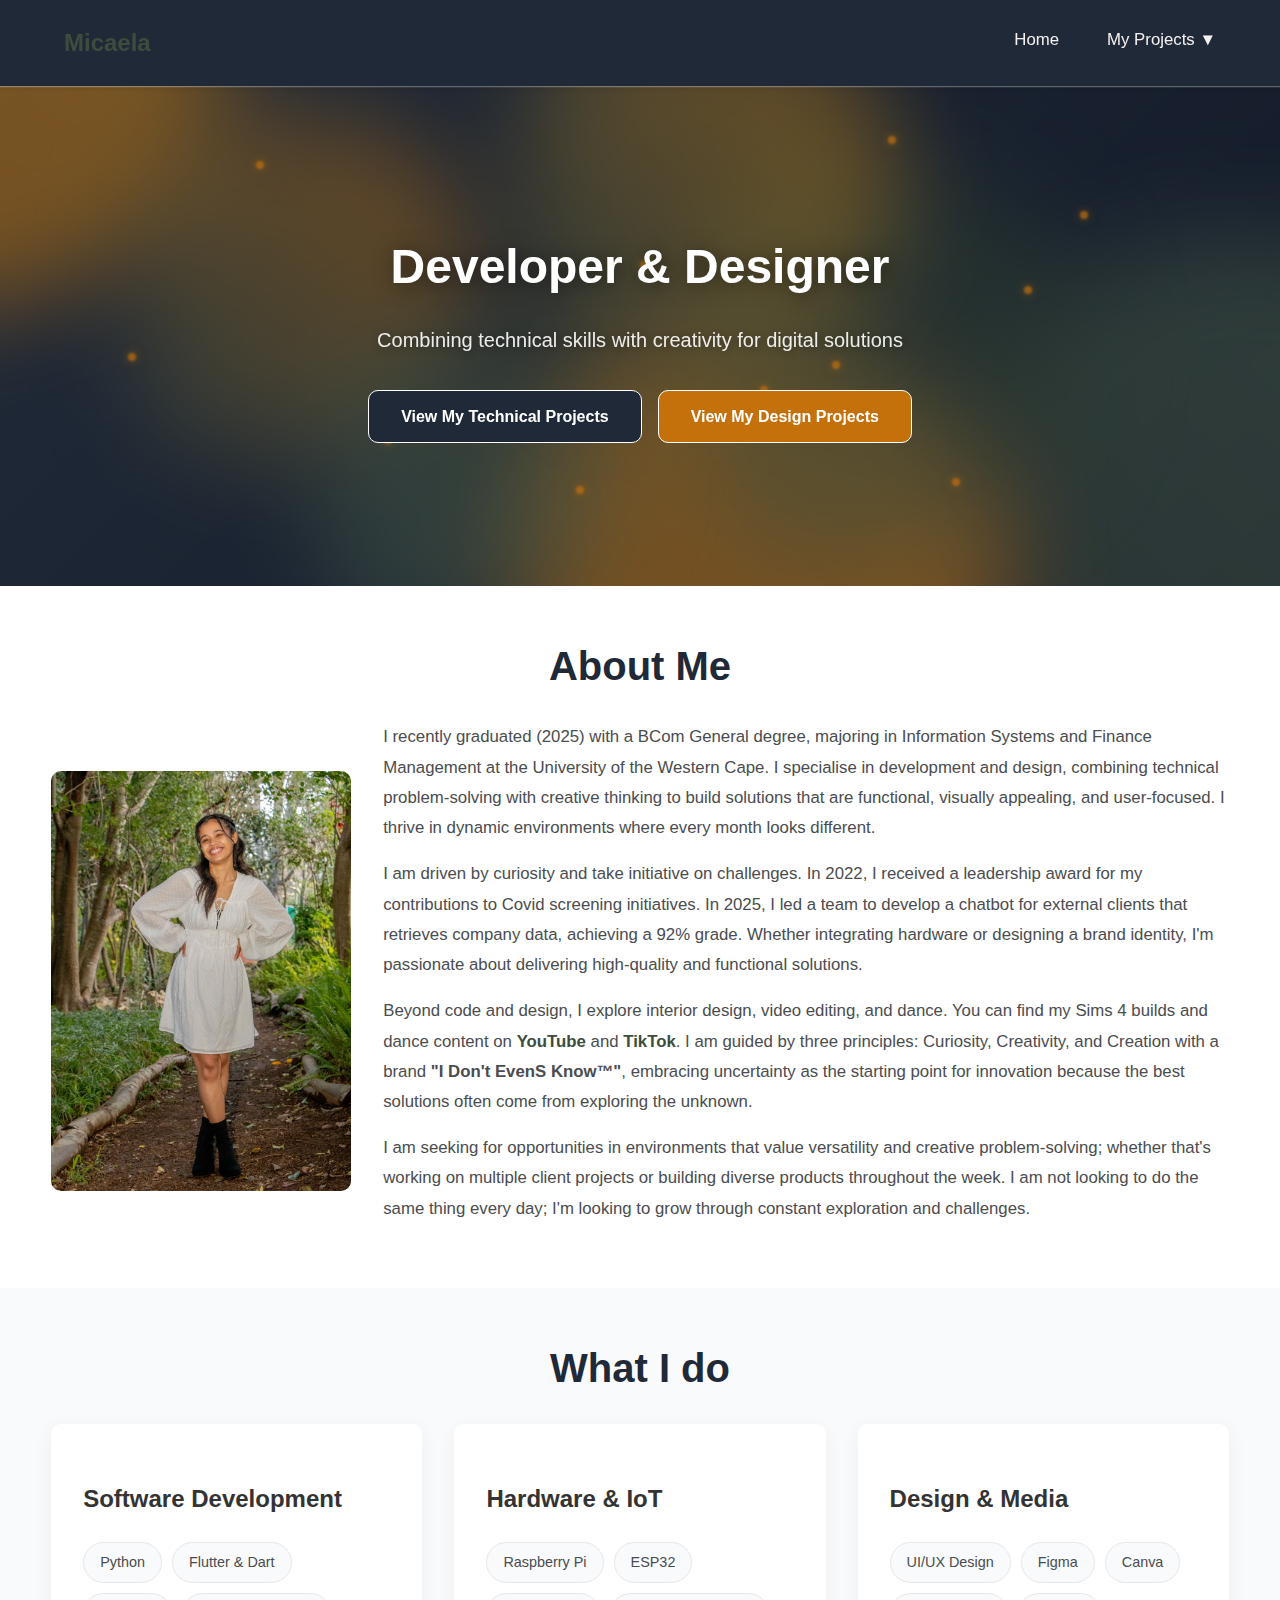
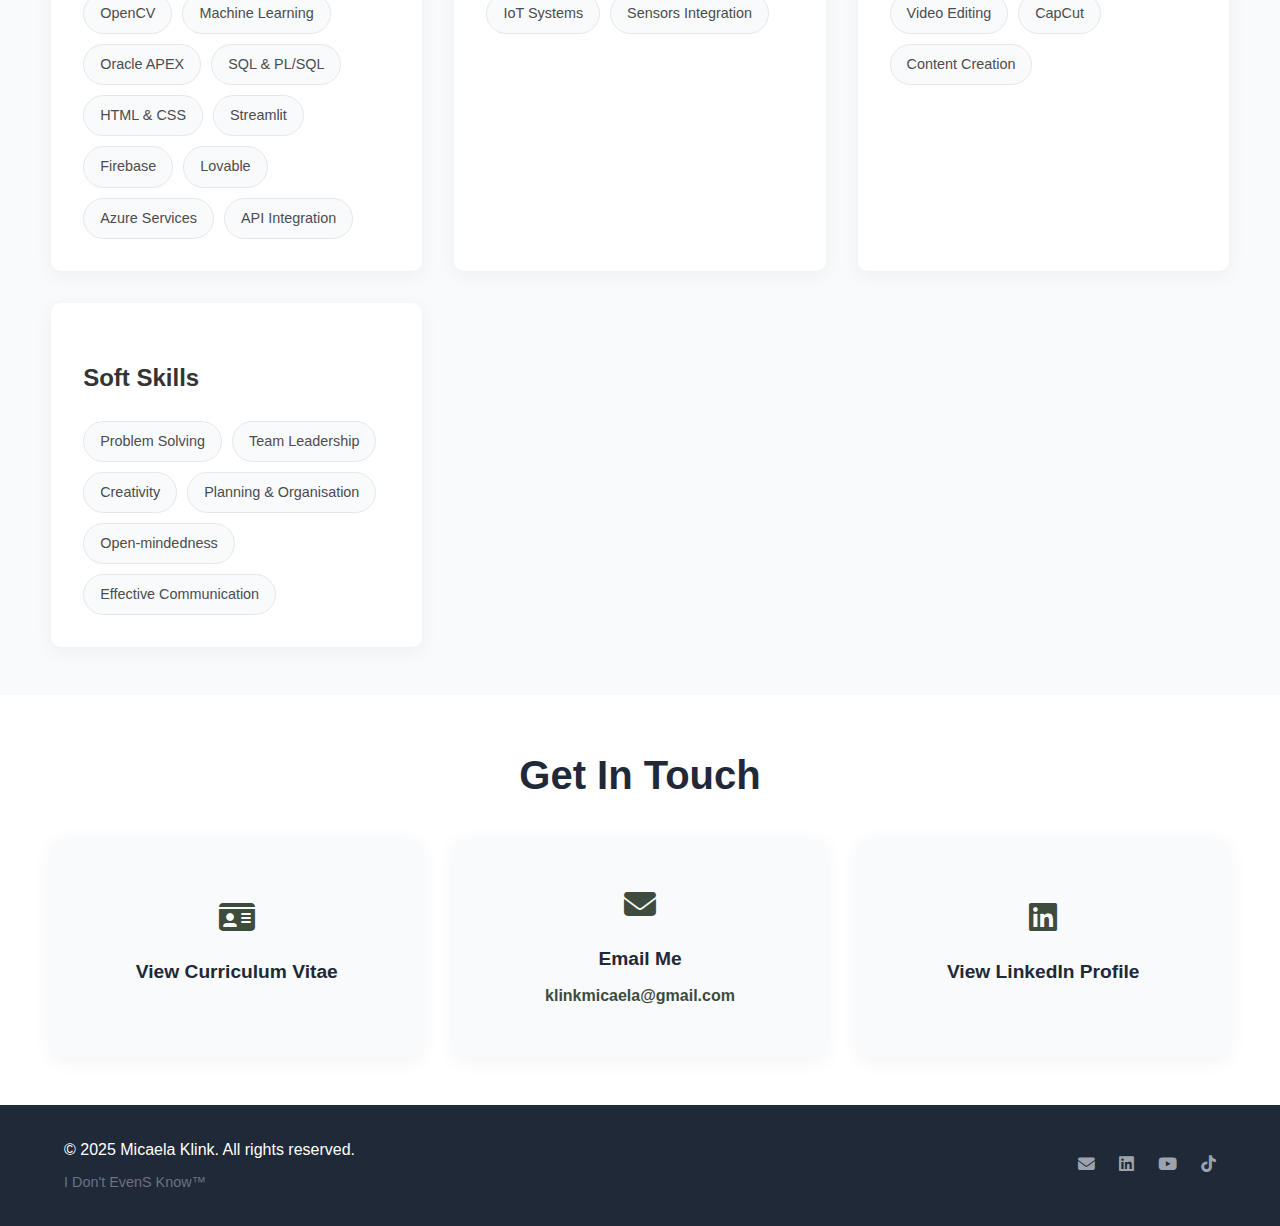
<file: index.html>
<!DOCTYPE html>
<html lang="en">
<head>
    <meta charset="UTF-8">
    <meta name="viewport" content="width=device-width, initial-scale=1.0">
    <title>Micaela - Developer & Designer</title>
    <link rel="stylesheet" href="css/styles.css">
    <link rel="stylesheet" href="https://cdnjs.cloudflare.com/ajax/libs/font-awesome/6.4.0/css/all.min.css">
    <style>
    </style>
</head>

<body>
    <nav>
    <div class="container">
        <div class="logo">Micaela</div>
        <ul>
            <li><a href="index.html">Home</a></li>
            <li class="dropdown">
                <a href="projects.html">My Projects ▼</a>
                <ul class="dropdown-menu">
                    <li><a href="projects.html">All Projects</a></li>
                    <li><a href="tech.html">Technical Projects</a></li>
                    <li><a href="graphics.html">Graphic Design</a></li>
                    <li><a href="art.html">Traditional Art</a></li>
                </ul>
            </li>
        </ul>
    </div>
    </nav>

    <!--BANNER-->
    <section class="hero">
        <!-- Morphing Blobs -->
        <div class="blob-container">
            <div class="blob blob-1"></div>
            <div class="blob blob-2"></div>
            <div class="blob blob-3"></div>
            <div class="blob blob-4"></div>
            <div class="blob blob-5"></div>
            <div class="blob blob-6"></div>
            <div class="blob blob-7"></div>
        <!-- Floating Particles -->
            <div class="particle particle-1"></div>
            <div class="particle particle-2"></div>
            <div class="particle particle-3"></div>
            <div class="particle particle-4"></div>
            <div class="particle particle-5"></div>
            <div class="particle particle-6"></div>
            <div class="particle particle-7"></div>
            <div class="particle particle-8"></div>
            <div class="particle particle-9"></div>
            <div class="particle particle-10"></div>
            <div class="particle particle-11"></div>
            <div class="particle particle-12"></div>
        </div>
        <!-- Glass Overlay -->
        <div class="glass-overlay"></div>
        <!-- Hero Content -->
        <div class="hero-content">
            <h1>Developer & Designer</h1>
            <p>Combining technical skills with creativity for digital solutions</p>
            <div class="buttons">
                <a href="tech.html" class="btn btn-secondary" >View My Technical Projects</a>
                <a href="graphics.html" class="btn btn-third" >View My Design Projects</a>
            </div>
        </div>
    </section>


    <!--ABOUT-->
    <section id="about">
        <h2>About Me</h2>
        <div class="about-content">
            <div class="about-image"><img src="images/about.jpg" alt="my about me image" style="width: 100%; height: 100%;"></div>
            <div class="about-text">
                <p>
                    I recently graduated (2025) with a BCom General degree, majoring in Information Systems and Finance Management at the University of the Western Cape. 
                    I specialise in development and design, combining technical problem-solving with creative thinking to build solutions that are functional, visually 
                    appealing, and user-focused. I thrive in dynamic environments where every month looks different.
                </p>
                <p>
                    I am driven by curiosity and take initiative on challenges. In 2022, I received a leadership award for my contributions to Covid screening initiatives. 
                    In 2025, I led a team to develop a chatbot for external clients that retrieves company data, achieving a 92% grade. Whether integrating hardware or 
                    designing a brand identity, I'm passionate about delivering high-quality and functional solutions.
                </p>
                <p>
                    Beyond code and design, I explore interior design, video editing, and dance. You can find my Sims 4 builds and dance content on 
                    <a href="https://www.youtube.com/@micaelaklinksims?si=pF2OH5hz6UQMOnm8" target="_blank" style="color: #3d4c3d; text-decoration: none; 
                    font-weight: bold;">YouTube</a> and 
                    <a href="https://www.tiktok.com/@micaela__k?is_from_webapp=1&sender_device=pc" target="_blank" style="color: #3d4c3d; text-decoration: none; 
                    font-weight: bold;">TikTok</a>.
                    I am guided by three principles: Curiosity, Creativity, and Creation with a brand <strong>"I Don't EvenS Know™"</strong>, embracing uncertainty as 
                    the starting point for innovation because the best solutions often come from exploring the unknown.
                </p>
                <p>
                    I am seeking for opportunities in environments that value versatility and creative problem-solving; whether that's working on multiple client projects or
                    building diverse products throughout the week. I am not looking to do the same thing every day; I'm looking to grow through constant exploration and challenges.
                </p>
            </div>
        </div>
    </section>

    <!--Skills-->
    <section style="background: #f9fafb; ">
        <h2>What I do</h2>
        <div class="cards-container" >

            <div class="cards-card">
                <div class="card-header">
                    <h3>Software Development</h3>
                </div>
                <div class="skill-tags">
                    <span>Python</span>
                    <span>Flutter & Dart</span>
                    <span>OpenCV</span>
                    <span>Machine Learning</span>
                    <span>Oracle APEX</span>
                    <span>SQL & PL/SQL</span>
                    <span>HTML & CSS</span>
                    <span>Streamlit</span>
                    <span>Firebase</span>
                    <span>Lovable</span>
                    <span>Azure Services</span>
                    <span>API Integration</span>
                </div>
            </div>
            <div class="cards-card">
                <div class="cards-header">
                    <h3>Hardware & IoT</h3>
                </div>
                <div class="skill-tags">
                    <span>Raspberry Pi</span>
                    <span>ESP32</span>
                    <span>IoT Systems</span>
                    <span>Sensors Integration</span>
                </div>
            </div>
            <div class="cards-card">
                <div class="cards-header">
                    <h3>Design & Media</h3>
                </div>
                <div class="skill-tags">
                    <span>UI/UX Design</span>
                    <span>Figma</span>
                    <span>Canva</span>
                    <span>Video Editing</span>
                    <span>CapCut</span>
                    <span>Content Creation</span>
                </div>
            </div>
            <div class="cards-card">
                <div class="cards-header">
                    <h3>Soft Skills</h3>
                </div>
                <div class="skill-tags">
                    <span>Problem Solving</span>
                    <span>Team Leadership</span>
                    <span>Creativity</span>
                    <span>Planning & Organisation</span>
                    <span>Open-mindedness</span>
                    <span>Effective Communication</span>
                </div>
            </div>
        </div>
    </section>

    <!--Contact-->
    <section>
    <h2>Get In Touch</h2>
    <div class="contact-grid">

        <a href="documents/CV.pdf" target="_blank" class="contact-card action-card">
            <i class="fas fa-id-card"></i>
            <h3>View Curriculum Vitae</h3>
        </a>
        <div class="contact-card email-card">
            <i class="fas fa-envelope"></i>
            <h3>Email Me</h3>
            <a href="mailto:klinkmicaela@gmail.com" class="text-link">klinkmicaela@gmail.com</a>
        </div>
        <a href="https://www.linkedin.com/in/micaela-klink-6b39152ba" target="_blank" class="contact-card action-card">
            <i class="fab fa-linkedin"></i>
            <h3>View LinkedIn Profile</h3>
        </a>
    </div>
    </section>

    <footer>
        <div class="footer-container">
            <div class="footer-left">
                <div class="footer-copyright">&copy; 2025 Micaela Klink. All rights reserved.</div>
                <div class="footer-brand">I Don't EvenS Know™</div>
            </div>
            <div class="footer-contact">
                <a href="mailto:klinkmicaela@gmail.com" title="Email" aria-label="Email">
                    <i class="fas fa-envelope"></i>
                </a>
                <a href="https://www.linkedin.com/in/micaela-klink-6b39152ba" target="_blank" title="LinkedIn" aria-label="LinkedIn">
                    <i class="fab fa-linkedin"></i>
                </a>
                <a href="https://youtube.com/@micaelaklinksims" target="_blank" title="YouTube" aria-label="YouTube">
                    <i class="fab fa-youtube"></i>
                </a>
                <a href="https://www.tiktok.com/@micaela__k?is_from_webapp=1&sender_device=pc" target="_blank" title="TikTok" aria-label="TikTok">
                    <i class="fab fa-tiktok"></i>
                </a>
            </div>
        </div>
    </footer>

    <script src="js/script.js"></script>

</body>
</html>
</file>
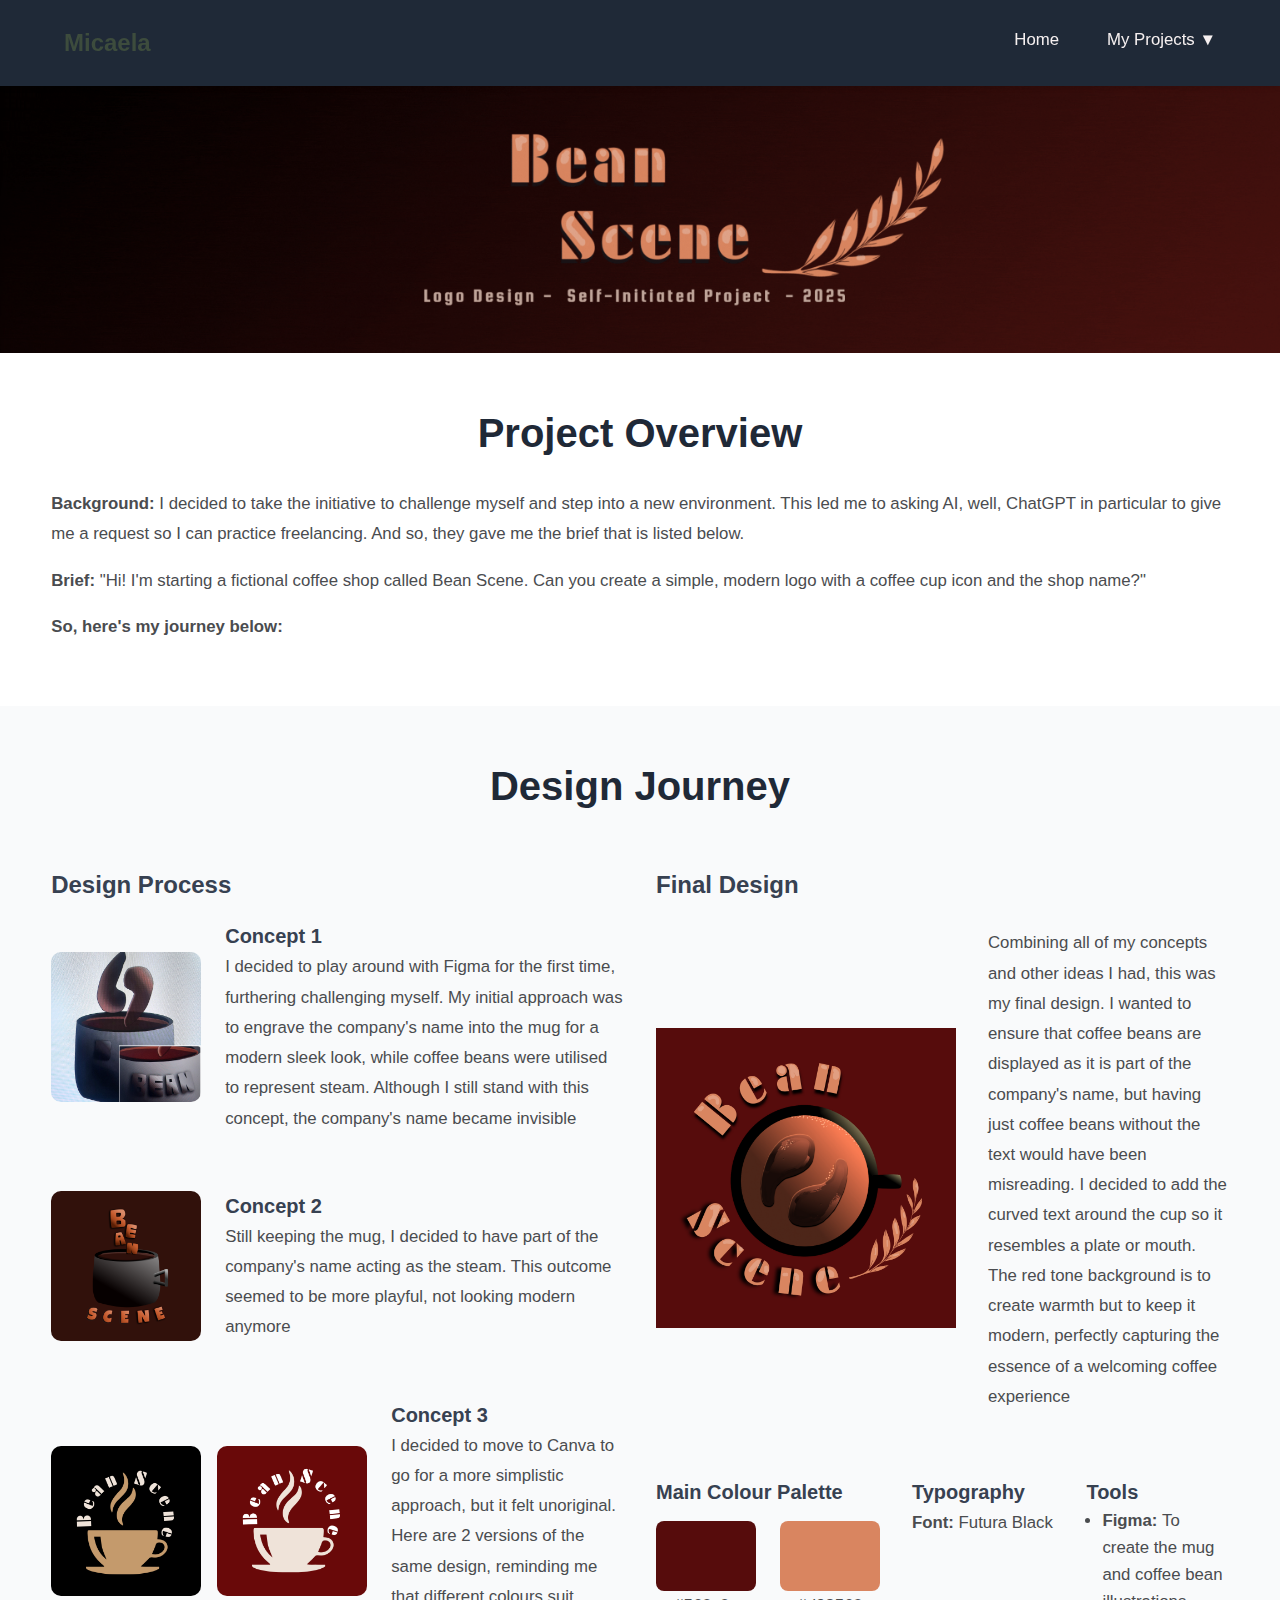
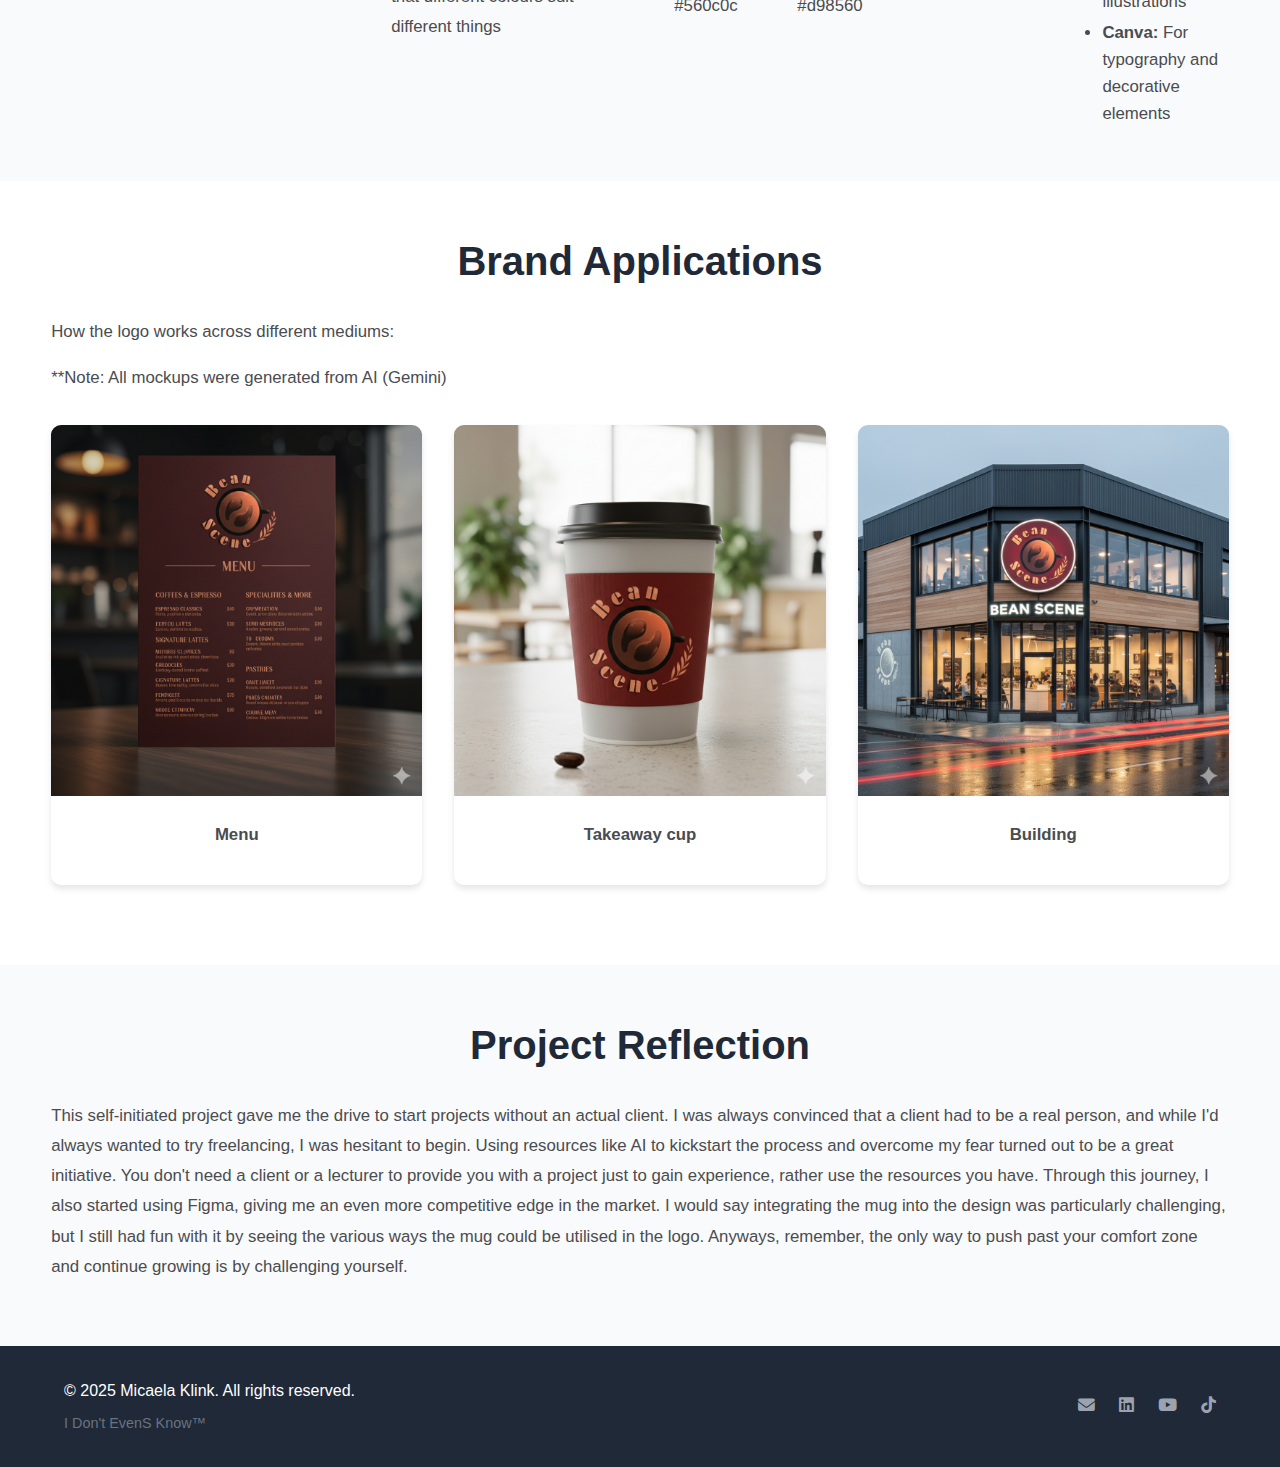
<file: Bean-Scene.html>
<!DOCTYPE html>
<html lang="en">
<head>
    <meta charset="UTF-8">
    <meta name="viewport" content="width=device-width, initial-scale=1.0">
    <title>My Projects - Micaela</title>
    <link rel="stylesheet" href="css/styles.css">
    <link rel="stylesheet" href="https://cdnjs.cloudflare.com/ajax/libs/font-awesome/6.4.0/css/all.min.css">
</head>

<body>
    <nav>
    <div class="container">
        <div class="logo">Micaela</div>
        <ul>
            <li><a href="index.html">Home</a></li>
            <li class="dropdown">
                <a href="projects.html">My Projects ▼</a>
                <ul class="dropdown-menu">
                    <li><a href="projects.html">All Projects</a></li>
                    <li><a href="tech.html">Technical Projects</a></li>
                    <li><a href="graphics.html">Graphic Design</a></li>
                    <li><a href="art.html">Traditional Art</a></li>
                </ul>
            </li>
        </ul>
    </div>
    </nav>

    <!-- HERO SECTION -->
    <div style="width: 100%; background: black;">
        <img src="gif/Bean-Scene-banner.gif" alt="bean scene banner" style="width: 100%; height: auto; display: block;">
    </div>


    <!-- PROJECT OVERVIEW -->
    <section>
        <h2>Project Overview</h2>
            <div>
                <p>
                    <strong>Background:</strong> I decided to take the initiative to challenge myself and step into a new environment. This led me to asking AI, well, 
                    ChatGPT in particular to give me a request so I can practice freelancing. And so, they gave me the brief that is listed below.
                </p>
                <p>
                    <strong>Brief:</strong> "Hi! I'm starting a fictional coffee shop called Bean Scene. Can you create a simple, modern logo with a coffee cup icon 
                    and the shop name?"
                </p>
                <p><strong> So, here's my journey below: </strong></p>
            </div>
    </section>

    <!-- DESIGN PROCESS - INITIAL CONCEPTS -->
    <section style="background: #f9fafb;">
        <h2>Design Journey</h2>

        <div style="display: grid; grid-template-columns: 1fr 1fr; gap: 2rem; align-items: start;">

            <div>
                <h3>Design Process</h3>
                <!-- Concept 1 -->
                <div style="display: flex; gap: 1.5rem; margin-bottom: 1.5rem; align-items: start; align-items: center;">
                    <div style="flex-shrink: 0; width: 150px; height: 150px; background: #f3f4f6; border-radius: 10px; overflow: hidden;">
                        <img src="images/Bean-Scene-1.png" alt="Concept 1" style="width: 100%; height: 100%; object-fit: cover;">
                    </div>
                    <div style="flex: 1;">
                        <h4>Concept 1</h4>
                        <p>
                            I decided to play around with Figma for the first time, furthering challenging myself. My initial approach was to engrave the company's name into 
                            the mug for a modern sleek look, while coffee beans were utilised to represent steam. Although I still stand with this concept, the company's 
                            name became invisible
                        </p>
                    </div>
                </div>
                <!-- Concept 2 -->
                <div style="display: flex; gap: 1.5rem; margin-bottom: 1.5rem; align-items: start; align-items: center;">
                    <div style="flex-shrink: 0; width: 150px; height: 150px; background: #f3f4f6; border-radius: 10px; overflow: hidden;">
                        <img src="images/Bean-Scene-2.png" alt="Concept 2" style="width: 100%; height: 100%; object-fit: cover;">
                    </div>
                    <div style="flex: 1;">
                        <h4>Concept 2</h4>
                        <p>
                            Still keeping the mug, I decided to have part of the company's name acting as the steam. This outcome seemed to be more playful, 
                            not looking modern anymore
                        </p>
                    </div>
                </div>
                <!-- Concept 3 -->
                <div style="display: flex; gap: 1.5rem; margin-bottom: 1.5rem; align-items: start; align-items: center;">
                    <!-- Images Container -->
                    <div style="flex-shrink: 0; display: flex; gap: 1rem;">
                        <div style="width: 150px; height: 150px; background: #f3f4f6; border-radius: 10px; overflow: hidden;">
                            <img src="images/Bean-Scene-3.png" alt="Concept 3 Black" style="width: 100%; height: 100%; object-fit: cover;">
                        </div>
                        <div style="width: 150px; height: 150px; background: #f3f4f6; border-radius: 10px; overflow: hidden;">
                            <img src="images/Bean-Scene-4.png" alt="Concept 3 Red" style="width: 100%; height: 100%; object-fit: cover;">
                        </div>
                    </div>
                    <!-- Text Container -->
                    <div style="flex: 1;">
                        <h4>Concept 3</h4>
                        <p>
                            I decided to move to Canva to go for a more simplistic approach, but it felt unoriginal. Here are 2 versions of the same design, 
                            reminding me that different colours suit different things
                        </p>
                    </div>
                </div>
            </div>
            <div id="logo">
                <h3>Final Design</h3>
                    <div class="logo-content" style="margin-top:1.5rem;">
                        <div class="logo-image"><img src="images/Bean-Scene-final.png" alt="Final Logo" style="max-width: 100%; height: 100%;"></div>
                    <div class="logo-text">
                        <p>
                            Combining all of my concepts and other ideas I had, this was my final design. I wanted to ensure that coffee beans are displayed as it 
                            is part of the company's name, but having just coffee beans without the text would have been misreading. I decided to add the curved text around 
                            the cup so it resembles a plate or mouth. The red tone background is to create warmth but to keep it modern, perfectly capturing the essence 
                            of a welcoming coffee experience
                        </p>
                    </div>
                 </div>

            <div style="display: grid; grid-template-columns: 1fr 1fr 1fr; gap: 2rem; margin-top: 2rem;">
            <div>
                <h4>Main Colour Palette</h4>
                <div style="display: flex; gap: 1.5rem; margin-top: 0.8rem;">
                    <div style="text-align: center;">
                        <div style="width: 100px; height: 70px; background: #560c0c; border-radius: 8px; "></div>
                        <p>#560c0c</p>
                    </div>
                    <div style="text-align: center;">
                        <div style="width: 100px; height: 70px; background: #d98560; border-radius: 8px; "></div>
                        <p>#d98560</p>
                    </div>
                </div>
            </div>
            <div>
                <h4>Typography</h4>
                <p><strong>Font:</strong> Futura Black</p>
            </div>
            <div>
                <h4>Tools</h4>
                    <li><strong>Figma: </strong>To create the mug and coffee bean illustrations</li>
                    <li><strong>Canva: </strong>For typography and decorative elements</li>
            </div>
            </div>
        </div>
    </section>


    <!-- BRAND APPLICATIONS -->
    <section>
        <div>
            <h2>Brand Applications</h2>
            <p>How the logo works across different mediums:</p>
            <p>**Note: All mockups were generated from AI (Gemini)</p>
            
            <div class="loose-grid" style="display: flex; justify-content: center; ">

            <div class="loose-card"><img src="images/Bean-Scene-Menu.png" alt="Bean-Scene-Menu" class="zoomable" onclick="openLightbox(this)">
                <div class="loose-content">
                    <p class="loose-description" style="text-align:center; font-size: 1.05rem;"><strong>Menu</strong></p>
                </div>
            </div>
            <div class="loose-card"><img src="images/Bean-Scene-Cup.png" alt="Bean-Scene-Cup" class="zoomable" onclick="openLightbox(this)">
                <div class="loose-content">
                    <p class="loose-description" style="text-align:center; font-size: 1.05rem;"><strong>Takeaway cup</strong></p>
                </div>
            </div>
            <div class="loose-card"><img src="images/Bean-Scene-Building.png" alt="Bean-Scene-Building" class="zoomable" onclick="openLightbox(this)">
                <div class="loose-content">
                    <p class="loose-description" style="text-align:center; font-size: 1.05rem;"><strong>Building</strong></p>
                </div>
            </div>
            </div>
        </div>
    </section>


    <!-- PROJECT REFLECTION -->
    <section style="background: #f9fafb;">
        <h2>Project Reflection</h2>
        <p>This self-initiated project gave me the drive to start projects without an actual client. I was always convinced that a client had to be a real person, and 
            while I'd always wanted to try freelancing, I was hesitant to begin. Using resources like AI to kickstart the process and overcome my fear turned out to be 
            a great initiative. You don't need a client or a lecturer to provide you with a project just to gain experience, rather use the resources you have. Through 
            this journey, I also started using Figma, giving me an even more competitive edge in the market. I would say integrating the mug into the design was 
            particularly challenging, but I still had fun with it by seeing the various ways the mug could be utilised in the logo. Anyways, remember, the only way to 
            push past your comfort zone and continue growing is by challenging yourself. 
        </p>
    </section>



    <!-- BACK BUTTON -->

    <footer>
        <div class="footer-container">
            <div class="footer-left">
                <div class="footer-copyright">&copy; 2025 Micaela Klink. All rights reserved.</div>
                <div class="footer-brand">I Don't EvenS Know™</div>
            </div>
            <div class="footer-contact">
                <a href="mailto:klinkmicaela@gmail.com" title="Email" aria-label="Email">
                    <i class="fas fa-envelope"></i>
                </a>
                <a href="https://www.linkedin.com/in/micaela-klink-6b39152ba" target="_blank" title="LinkedIn" aria-label="LinkedIn">
                    <i class="fab fa-linkedin"></i>
                </a>
                <a href="https://youtube.com/@micaelaklinksims" target="_blank" title="YouTube" aria-label="YouTube">
                    <i class="fab fa-youtube"></i>
                </a>
                <a href="https://www.tiktok.com/@micaela__k?is_from_webapp=1&sender_device=pc" target="_blank" title="TikTok" aria-label="TikTok">
                    <i class="fab fa-tiktok"></i>
                </a>
            </div>
        </div>
    </footer>
    

    <!-- Lightbox Modal -->
    <div id="lightbox-modal" style="display: none; position: fixed; z-index: 1000; left: 0; top: 0; width: 100%; height: 100%; background-color: rgba(0,0,0,0.9);">
        <span class="close-btn" onclick="closeLightbox()" style="position: absolute; top: 20px; right: 50px; color: white; font-size: 40px; font-weight: bold; cursor: pointer;">&times;</span>
        <img id="lightbox-img" style="margin: auto; display: block; max-width: 90%; max-height: 90%; position: absolute; top: 50%; left: 50%; transform: translate(-50%, -50%);">
        <button class="lightbox-prev" onclick="navigateLightbox(-1)">‹</button>
        <button class="lightbox-next" onclick="navigateLightbox(1)">›</button>
    </div>

    <script src="js/script.js"></script>

</body>

</html>
</file>
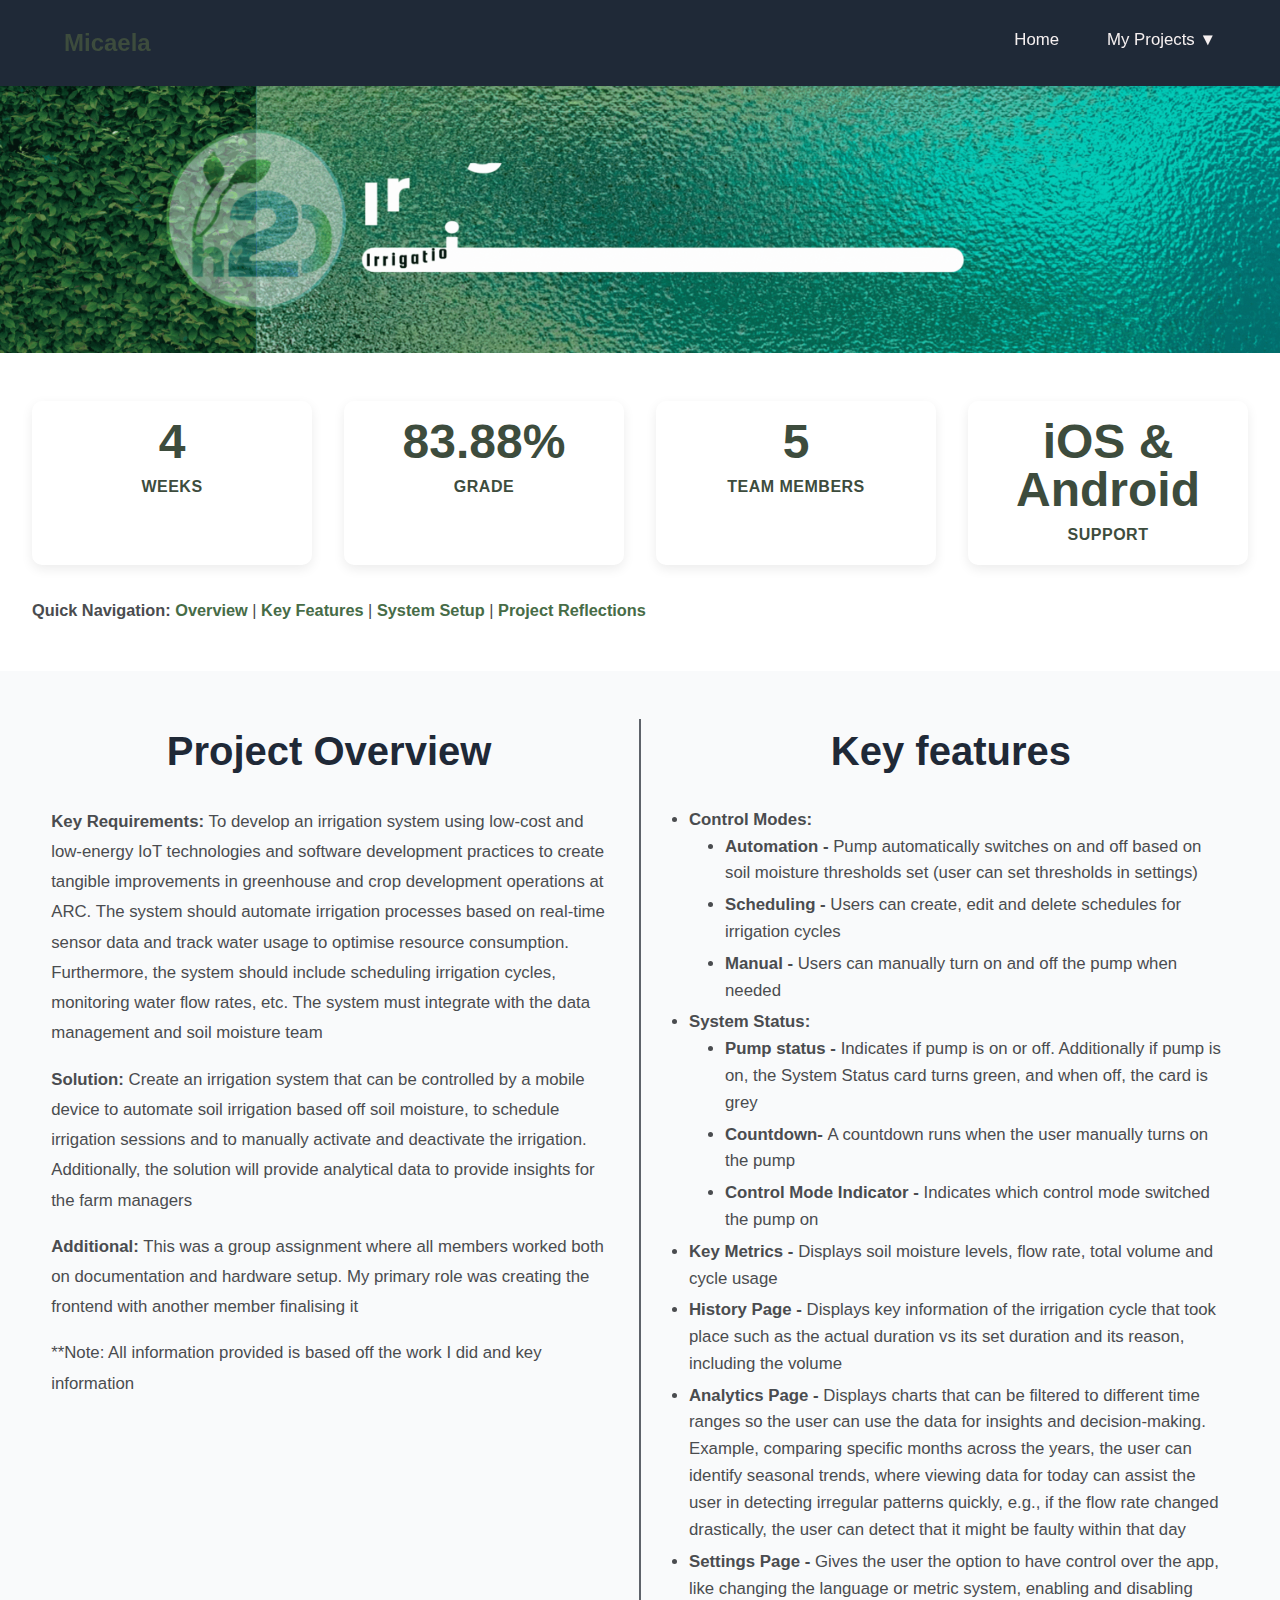
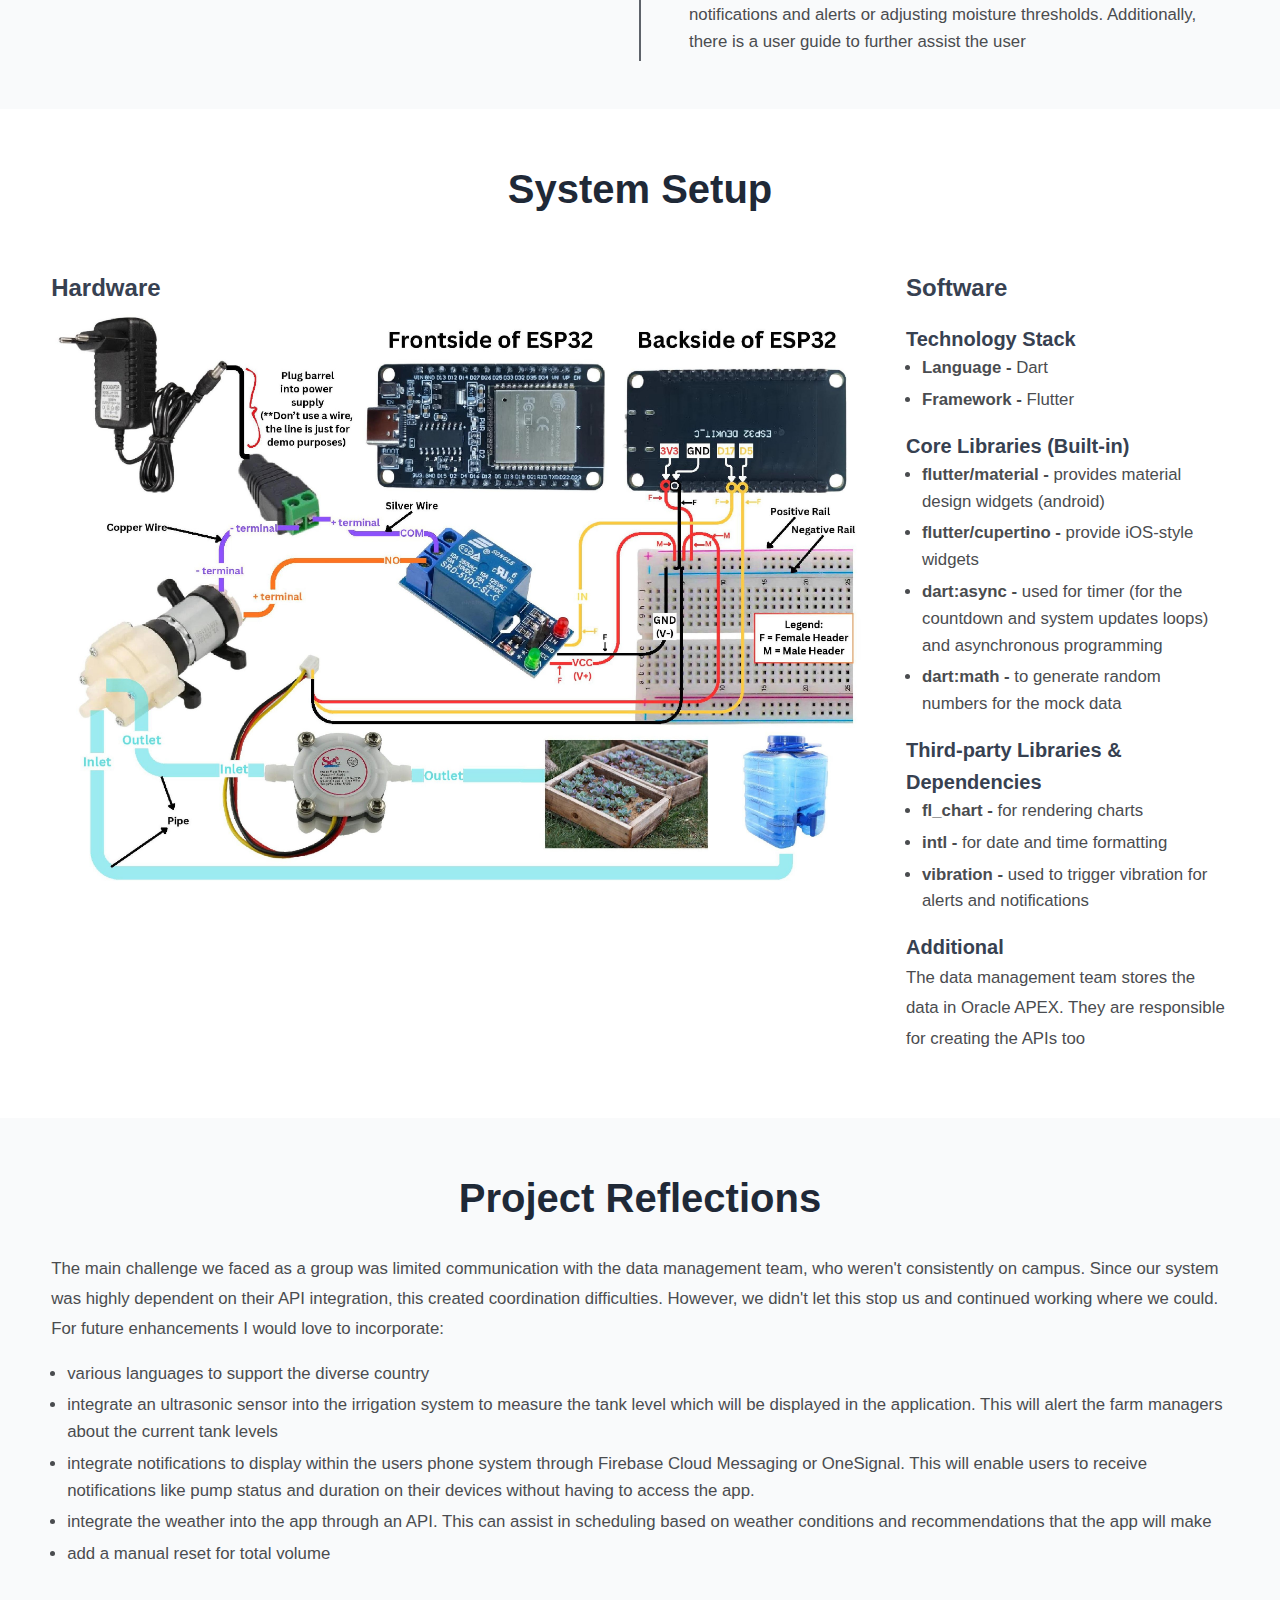
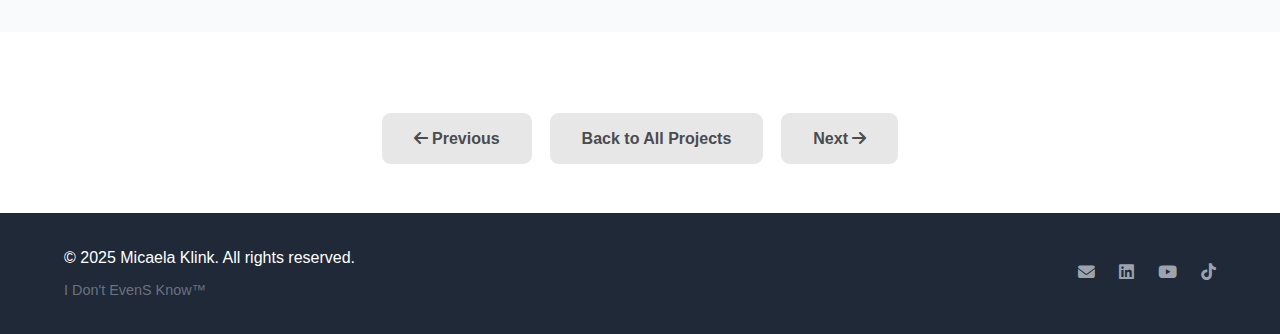
<file: irrigation.html>
<!DOCTYPE html>
<html lang="en">
<head>
    <meta charset="UTF-8">
    <meta name="viewport" content="width=device-width, initial-scale=1.0">
    <title>Brand Identity Project - Micaela</title>
    <link rel="stylesheet" href="css/styles.css">
    <link rel="stylesheet" href="https://cdnjs.cloudflare.com/ajax/libs/font-awesome/6.4.0/css/all.min.css">
</head>
<body>
    <nav>
    <div class="container">
        <div class="logo">Micaela</div>
        <ul>
            <li><a href="index.html">Home</a></li>
            <li class="dropdown">
                <a href="projects.html">My Projects ▼</a>
                <ul class="dropdown-menu">
                    <li><a href="projects.html">All Projects</a></li>
                    <li><a href="tech.html">Technical Projects</a></li>
                    <li><a href="graphics.html">Graphic Design</a></li>
                    <li><a href="art.html">Traditional Art</a></li>
                </ul>
            </li>
        </ul>
    </div>
    </nav>

    <!-- HERO SECTION -->
    <div style="width: 100%; background: linear-gradient(135deg, #3d4c3d 0%, #2a3a2a 100%);">
        <img src="gif/irrigation-banner.gif" alt="irrigation banner" style="width: 100%; height: auto; display: block;">
    </div>

    <!-- STATS SECTION -->
    <section class="project-stats-cards">
        <div class="stats-cards-container">
            <div class="stat-card">
                <div class="stat-value">4</div>
                <div class="stat-label">Weeks</div>
            </div>
            <div class="stat-card">
                        <div class="stat-value">83.88%</div>
                        <div class="stat-label">Grade</div>
                    </div>
            <div class="stat-card">
                <div class="stat-value">5</div>
                <div class="stat-label">Team Members</div>
            </div>
            <div class="stat-card">
                <div class="stat-value">iOS & Android</div>
                <div class="stat-label">Support</div>
            </div>  
        </div>

        <!-- NAV -->
        <div style="margin-top: 2rem; font-size: 1.02rem;">
            <strong>Quick Navigation:</strong>
            <a href ="#ov" style="color: #476c47; text-decoration: none; font-weight: bold;">Overview </a> | 
            <a href="#fe" style="color: #476c47; text-decoration: none; font-weight: bold;">Key Features</a> | 
            <a href="#ss" style="color: #476c47; text-decoration: none; font-weight: bold;">System Setup</a> |
            <a href="#re" style="color: #476c47; text-decoration: none; font-weight: bold;">Project Reflections</a>
        </div>
    </section>


    <!-- PROJECT OVERVIEW -->
    <section style="background: #f9fafb; " id="ov">
        <div style="display: flex; gap: 2rem; flex-wrap: wrap; ">
    
        <div style="flex: 1; min-width: 300px; border-right: 2px solid #5f636a; padding-right: 2rem; ">
        <h2>Project Overview</h2>
            <p>
                <strong>Key Requirements:</strong> To develop an irrigation system using low-cost and low-energy IoT technologies and software development practices 
                to create tangible improvements in greenhouse and crop development operations at ARC. The system should automate irrigation processes based on 
                real-time sensor data and track water usage to optimise resource consumption. Furthermore, the system should include scheduling irrigation cycles, 
                monitoring water flow rates, etc. The system must integrate with the data management and soil moisture team        
                </p>
            <p>
                <strong>Solution:</strong> Create an irrigation system that can be controlled by a mobile device to automate soil irrigation based off soil moisture, 
                to schedule irrigation sessions and to manually activate and deactivate the irrigation. Additionally, the solution will provide analytical data to 
                provide insights for the farm managers
                </p>
                <p>
                <strong>Additional:</strong> This was a group assignment where all members worked both on documentation and hardware setup. My primary role was creating
                the frontend with another member finalising it
                </p>
                <p>**Note: All information provided is based off the work I did and key information</p>
        </div>

        <div style="flex: 1; min-width: 300px; " id="fe">
           <h2>Key features</h2>
            <li><strong>Control Modes: </strong> 
                <ul style="margin-left: 20px; ">
                    <li><strong>Automation - </strong>Pump automatically switches on and off based on soil moisture thresholds set (user can set thresholds in settings)</li>
                    <li><strong>Scheduling - </strong>Users can create, edit and delete schedules for irrigation cycles</li>
                    <li><strong>Manual - </strong>Users can manually turn on and off the pump when needed</li>
                </ul>
                </li>
            <li><strong>System Status: </strong> 
                <ul style="margin-left: 20px; ">
                    <li><strong>Pump status - </strong>Indicates if pump is on or off. Additionally if pump is on, the System Status card turns green, and when off, the
                        card is grey </li>
                    <li><strong>Countdown- </strong>A countdown runs when the user manually turns on the pump</li>
                    <li><strong>Control Mode Indicator - </strong>Indicates which control mode switched the pump on</li>
                </ul>
                </li>
            <li><strong>Key Metrics - </strong>Displays soil moisture levels, flow rate, total volume and cycle usage</li>
            <li><strong>History Page - </strong>Displays key information of the irrigation cycle that took place such as the actual duration vs its set duration and its 
                reason, including the volume</li>
            <li><strong>Analytics Page - </strong>Displays charts that can be filtered to different time ranges so the user can use the data for insights and decision-making.
                Example, comparing specific months across the years, the user can identify seasonal trends, where viewing data for today can assist the user in detecting 
                irregular patterns quickly, e.g., if the flow rate changed drastically, the user can detect that it might be faulty within that day</li>
            <li><strong>Settings Page - </strong>Gives the user the option to have control over the app, like changing the language or metric system, enabling and disabling 
                notifications and alerts or adjusting moisture thresholds. Additionally, there is a user guide to further assist the user</li>
        </div>
        </div>
    </section>

    
    <!-- System Setup-->
    <section id="ss">
        <h2>System Setup</h2>
        <div style="display: flex; gap: 2rem;">

        <div style="flex: 1 500px; ">
        <h3>Hardware</h3>
            <div><img src="images/irrigation-wiring.jpg" alt="irrigation wiring" style="width: 100%; height: 60%;" class="zoomable" onclick="openLightbox(this)"></div>
        </div>

        <div style="flex: 1;">
        <h3>Software</h3>   
        <h4>Technology Stack</h4>
            <li><strong>Language - </strong>Dart</li>
            <li><strong>Framework - </strong>Flutter</li>
        <h4>Core Libraries (Built-in)</h4>
            <li><strong>flutter/material - </strong>provides material design widgets (android)</li>
            <li><strong>flutter/cupertino - </strong>provide iOS-style widgets</li>
            <li><strong>dart:async - </strong>used for timer (for the countdown and system updates loops) and asynchronous programming</li>
            <li><strong>dart:math - </strong>to generate random numbers for the mock data</li>
        <h4>Third-party Libraries & Dependencies</h4>
            <li><strong>fl_chart - </strong>for rendering charts</li>
            <li><strong>intl - </strong>for date and time formatting</li>
            <li><strong>vibration - </strong>used to trigger vibration for alerts and notifications</li>
        <h4>Additional</h4>
            <p>The data management team stores the data in Oracle APEX. They are responsible for creating the APIs too</p>
        </div>
        </div>
    </section>


    <!--ref -->
    <section style="background: #f9fafb; " id="re">
        <h2>Project Reflections</h2>
            <p>
                The main challenge we faced as a group was limited communication with the data management team, who weren't consistently on campus. Since our system was highly 
                dependent on their API integration, this created coordination difficulties. However, we didn't let this stop us and continued working where we could. For 
                future enhancements I would love to incorporate:
                <li>various languages to support the diverse country</li>
                <li>integrate an ultrasonic sensor into the irrigation system to measure the tank level which will be displayed in the application. This will alert 
                    the farm managers about the current tank levels</li>
            <li>integrate notifications to display within the users phone system through Firebase Cloud Messaging or OneSignal. This will enable users to receive 
                notifications like pump status and duration on their devices without having to access the app.</li>
                <li>integrate the weather into the app through an API. This can assist in scheduling based on weather conditions and recommendations that the app will make</li>
            <li>add a manual reset for total volume</li>
            </p>
    </section>

    <section>
        <div class="buttons" style="display: flex; align-items: center;  padding-top: 2rem;">
            <a href="vision-system.html" class="btn btn-fifth">
                <i class="fas fa-arrow-left"></i> Previous
            </a>
            <a href="tech.html" class="btn btn-fifth">Back to All Projects</a>
            <a href="temp.html" class="btn btn-fifth">
                Next <i class="fas fa-arrow-right"></i>
            </a>
        </div>
    </section>
 

    <footer>
        <div class="footer-container">
            <div class="footer-left">
                <div class="footer-copyright">&copy; 2025 Micaela Klink. All rights reserved.</div>
                <div class="footer-brand">I Don't EvenS Know™</div>
            </div>
            <div class="footer-contact">
                <a href="mailto:klinkmicaela@gmail.com" title="Email" aria-label="Email">
                    <i class="fas fa-envelope"></i>
                </a>
                <a href="https://www.linkedin.com/in/micaela-klink-6b39152ba" target="_blank" title="LinkedIn" aria-label="LinkedIn">
                    <i class="fab fa-linkedin"></i>
                </a>
                <a href="https://youtube.com/@micaelaklinksims" target="_blank" title="YouTube" aria-label="YouTube">
                    <i class="fab fa-youtube"></i>
                </a>
                <a href="https://www.tiktok.com/@micaela__k?is_from_webapp=1&sender_device=pc" target="_blank" title="TikTok" aria-label="TikTok">
                    <i class="fab fa-tiktok"></i>
                </a>
            </div>
        </div>
    </footer>

    <!-- Lightbox Modal -->
    <div id="lightbox-modal" style="display: none; position: fixed; z-index: 1000; left: 0; top: 0; width: 100%; height: 100%; background-color: rgba(0,0,0,0.9);">
        <span class="close-btn" onclick="closeLightbox()" style="position: absolute; top: 20px; right: 50px; color: white; font-size: 40px; font-weight: bold; cursor: pointer;">&times;</span>
        <img id="lightbox-img" style="margin: auto; display: block; max-width: 90%; max-height: 90%; position: absolute; top: 50%; left: 50%; transform: translate(-50%, -50%);">
        <button class="lightbox-prev" onclick="navigateLightbox(-1)">‹</button>
        <button class="lightbox-next" onclick="navigateLightbox(1)">›</button>
    </div>

    <!-- Back to Top Button -->
    <button class="back-to-top" id="backToTop" aria-label="Back to top">
        <i class="fas fa-arrow-up"></i>
    </button>


    <script src="js/script.js"></script>
</body>
</html>
</file>
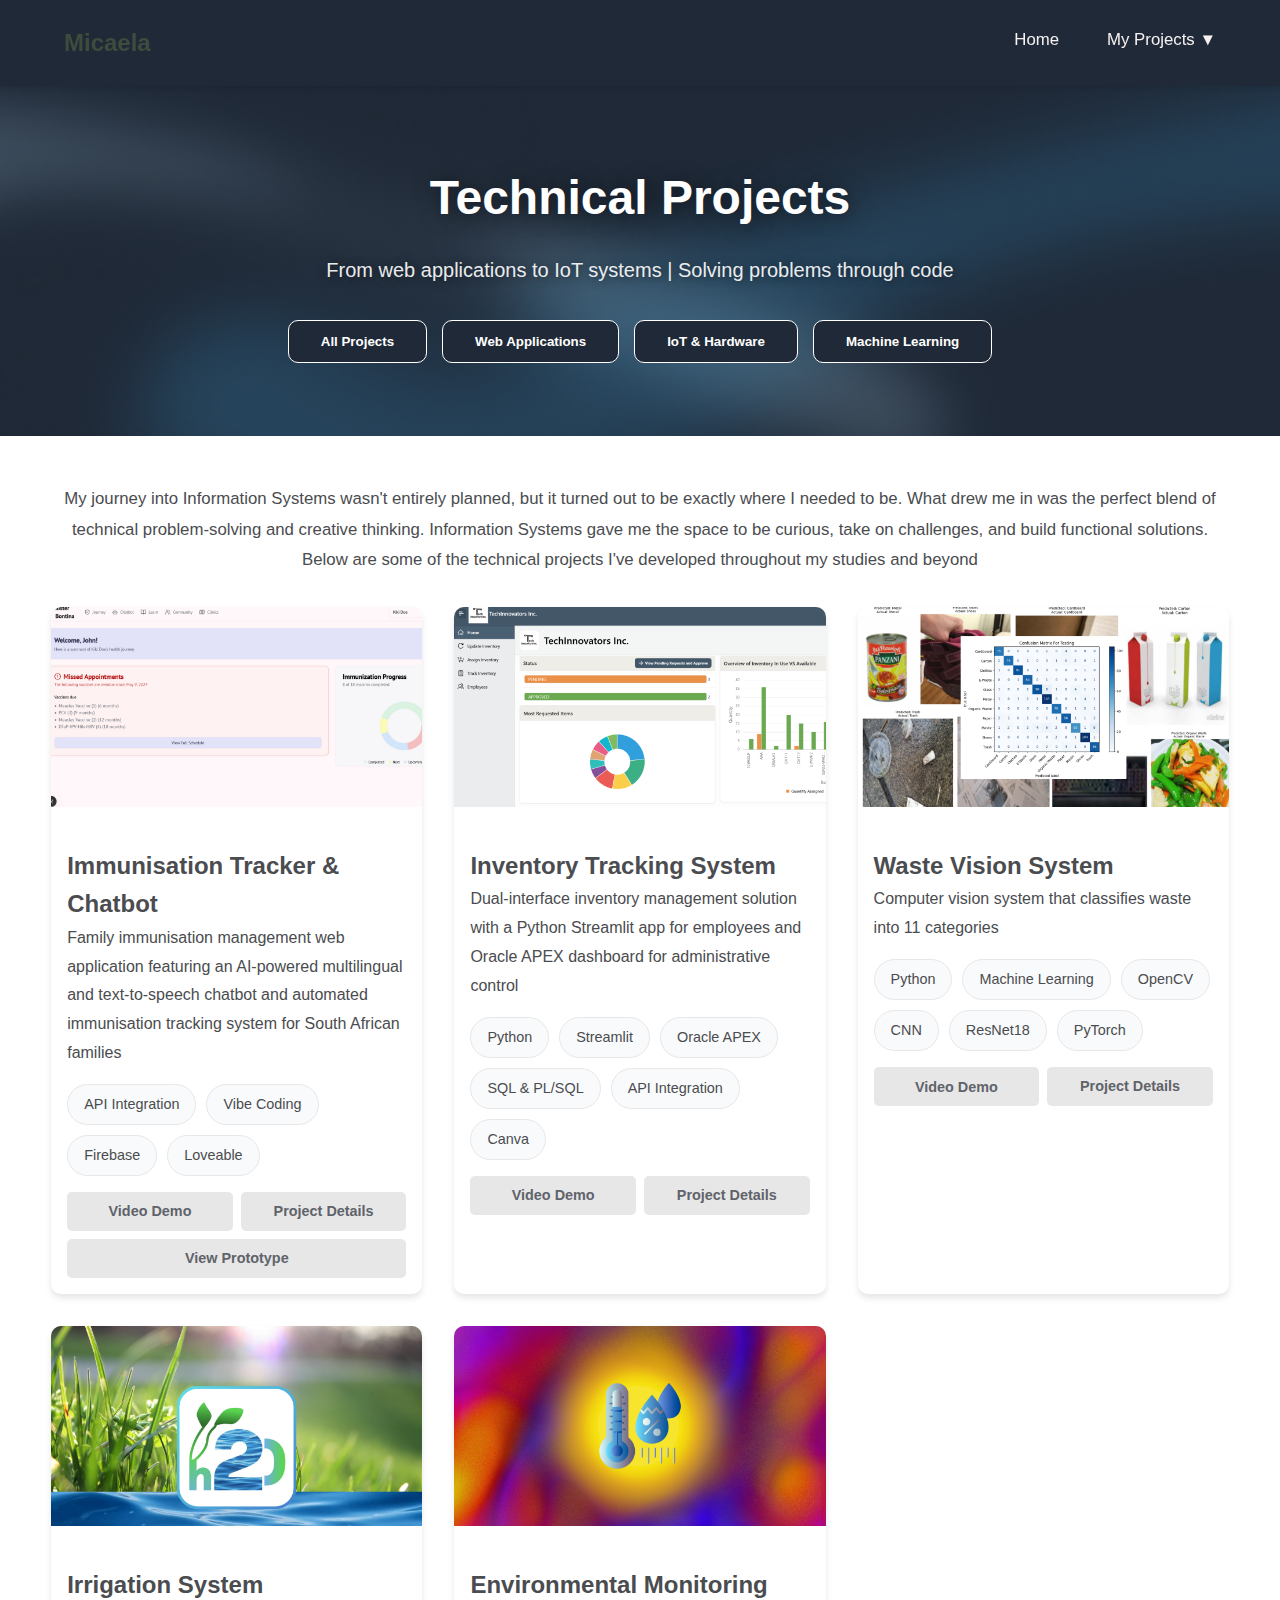
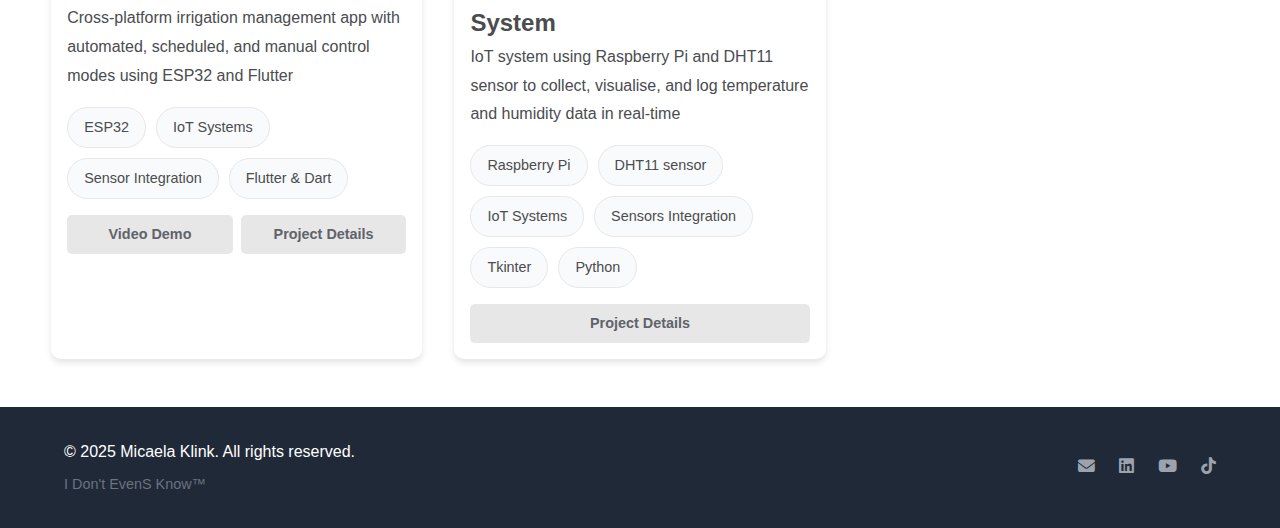
<file: tech.html>
<!DOCTYPE html>
<html lang="en">
<head>
    <meta charset="UTF-8">
    <meta name="viewport" content="width=device-width, initial-scale=1.0">
    <title>My Projects - Micaela</title>
    <link rel="stylesheet" href="css/styles.css">
    <link rel="stylesheet" href="https://cdnjs.cloudflare.com/ajax/libs/font-awesome/6.4.0/css/all.min.css">
</head>

<body>
    <nav>
    <div class="container">
        <div class="logo">Micaela</div>
        <ul>
            <li><a href="index.html">Home</a></li>
            <li class="dropdown">
                <a href="projects.html">My Projects ▼</a>
                <ul class="dropdown-menu">
                    <li><a href="projects.html">All Projects</a></li>
                    <li><a href="tech.html">Technical Projects</a></li>
                    <li><a href="graphics.html">Graphic Design</a></li>
                    <li><a href="art.html">Traditional Art</a></li>
                </ul>
            </li>
        </ul>
    </div>
    </nav>

    <!--BANNER-->
    <div style="
        background: url('images/tech-banner.png');
        background-size: cover;
        background-position: center;
        background-repeat: no-repeat;
        height: 350px;
        width: 100%;
        display: flex;
        flex-direction: column;
        align-items: center;
        justify-content: center;
        text-align: center;
        color: white;">
    <div>
    <h1 style="font-size: 3rem;
    margin-bottom: 1rem;
    animation: fadeInUp 1s ease-out;
    text-shadow: 2px 2px 20px rgba(0, 0, 0, 0.5);">Technical Projects</h1>
        <p class="section-intro" style="color:white; text-align:center; font-size: 1.25rem;
            margin-bottom: 2rem;
            opacity: 0.9;
            animation: fadeInUp 1s ease-out 0.2s both;
            text-shadow: 1px 1px 10px rgba(0, 0, 0, 0.5);">From web applications to IoT systems | Solving problems through code</p>
        <div class="filter-buttons">        
            <button class="btn btn-secondary" style=" animation: fadeInUp 1s ease-out;" onclick="filterProjects('all')">All Projects</button>
            <button class="btn btn-secondary" style=" animation: fadeInUp 1s ease-out;" onclick="filterProjects('web-app')">Web Applications</button>
            <button class="btn btn-secondary" style=" animation: fadeInUp 1s ease-out;" onclick="filterProjects('iot')">IoT & Hardware</button>
            <button class="btn btn-secondary" style=" animation: fadeInUp 1s ease-out;" onclick="filterProjects('ml')">Machine Learning</button>
        </div>
    </div>
    </div>

     <!--------------------------------------------------------------------------------PROJECTS------------------------------------------------------------------------->
    <section>
        <p style="margin-bottom:2rem; text-align:center;">My journey into Information Systems wasn't entirely planned, but it turned out to be exactly where I needed to 
            be. What drew me in was the perfect blend of technical problem-solving and creative thinking. Information Systems gave me the space to be curious, take on 
            challenges, and build functional solutions. Below are some of the technical projects I've developed throughout my studies and beyond
        </p>
        <div class="projects-grid">

            <!--Immunisation Chatbot-->
            <div class="project-card" data-category="web-app">
                <div class="project-image"><img src="images/project1.png" alt="Chatbot & Web app"></div>
                <div class="project-content">
                    <h3 class="project-title">Immunisation Tracker & Chatbot</h3>
                    <p class="project-description">Family immunisation management web application featuring an AI-powered multilingual and text-to-speech chatbot 
                        and automated immunisation tracking system for South African families</p>
                    <div class="project-tags">
                        <span class="tag">API Integration</span>
                        <span class="tag">Vibe Coding</span>
                        <span class="tag">Firebase</span>
                        <span class="tag">Loveable</span>
                    </div>
                    <div class="project-links">
                        <button onclick="openModal('video2')">Video Demo</button>
                        <a href="chatbot.html">Project Details</a></div>
                    <div class="project-links" style="margin-top: 0.5rem;">
                        <a href="https://9000-firebase-studio-1758214181250.cluster-duylic2g3fbzerqpzxxbw6helm.cloudworkstations.dev" target="_blank">View Prototype</a>
                    </div>
                </div>
            </div>

            <!--Inventory System-->
            <div class="project-card" data-category="web-app">
                <div class="project-image"><img src="images/project2.png" alt="Inventory Tracking System"></div>
                <div class="project-content">
                    <h3 class="project-title">Inventory Tracking System</h3>
                    <p class="project-description">Dual-interface inventory management solution with a Python Streamlit app for employees and Oracle APEX dashboard for administrative control</p>
                    <div class="project-tags">
                        <span class="tag">Python</span>
                        <span class="tag">Streamlit</span>
                        <span class="tag">Oracle APEX</span>
                        <span class="tag">SQL & PL/SQL</span>
                        <span class="tag">API Integration</span>
                        <span class="tag">Canva</span>
                    </div>
                    <div class="project-links">
                        <button onclick="openModal('video3')">Video Demo</button>
                        <a href="inventory.html">Project Details</a>
                    </div>
                </div>
            </div>

            <!--Vision System-->
            <div class="project-card" data-category="ml">
                <div class="project-image"><img src="images/project3.png" alt="Waste Vision System"></div>
                <div class="project-content">
                    <h3 class="project-title">Waste Vision System</h3>
                    <p class="project-description">Computer vision system that classifies waste into 11 categories</p>
                    <div class="project-tags">
                        <span class="tag">Python</span>
                        <span class="tag">Machine Learning</span>
                        <span class="tag">OpenCV</span>
                        <span class="tag">CNN</span>
                        <span class="tag">ResNet18</span>
                        <span class="tag">PyTorch</span>
                    </div>
                    <div class="project-links">
                        <button onclick="openModal('video4')">Video Demo</button>
                        <a href="vision-system.html">Project Details</a>                    
                    </div>
                </div>
            </div>

            <!--Irrigation System-->
            <div class="project-card" data-category="web-app iot">
                <div class="project-image"><img src="images/project4.png" alt="Irrigation System"></div>
                <div class="project-content">
                    <h3 class="project-title">Irrigation System</h3>
                    <p class="project-description">Cross-platform irrigation management app with automated, scheduled, and manual control modes using ESP32 and Flutter</p>
                    <div class="project-tags">
                        <span class="tag">ESP32</span>
                        <span class="tag">IoT Systems</span>
                        <span class="tag">Sensor Integration</span>
                        <span class="tag">Flutter & Dart</span>
                    </div>
                    <div class="project-links">
                        <button onclick="openModal('video5')">Video Demo</button>
                        <a href="irrigation.html">Project Details</a>
                    </div>
                </div>
            </div>

            <!--Temp System-->
            <div class="project-card" data-category="iot">
                <div class="project-image"><img src="images/project5.png" alt="temperature system"></div>
                <div class="project-content">
                    <h3 class="project-title">Environmental Monitoring System</h3>
                    <p class="project-description">IoT system using Raspberry Pi and DHT11 sensor to collect, visualise, and log temperature and humidity data in real-time</p>
                    <div class="project-tags">
                        <span class="tag">Raspberry Pi</span>
                        <span class="tag">DHT11 sensor</span>
                        <span class="tag">IoT Systems</span>
                        <span class="tag">Sensors Integration</span>
                        <span class="tag">Tkinter</span>
                        <span class="tag">Python</span>
                    </div>
                    <div class="project-links">
                        <a href="temp.html">Project Details</a>
                    </div>
                </div>
            </div>
        </div>
    </section>

<!------------------------------------------------------------------------------------------ VIDEO MODALS ---------------------------------------------------------->
    <!--CHATBOT-->
    <div id="video2" class="modal">
        <div class="modal-content">
            <div class="modal-header">
                <span class="close" onclick="closeModal('video2')">&times;</span>
                <h2>Immunisation Tracker & Chatbot - Video Demo</h2>
            </div>
            <div class="modal-body">
                <div class="video-container">
                    <iframe src="https://www.youtube.com/embed/eNOEisXoLkM" allow="accelerometer; autoplay; clipboard-write; encrypted-media; gyroscope; picture-in-picture" allowfullscreen></iframe>
                </div>
            </div>
        </div>
    </div>

    <!--iNVENTORY SYSTEM-->
    <div id="video3" class="modal">
        <div class="modal-content">
            <div class="modal-header">
                <span class="close" onclick="closeModal('video3')">&times;</span>
                <h2>Inventory System - Video Demo</h2>
            </div>
            <div class="modal-body">
                <div class="video-container">
                    <iframe src="https://www.youtube.com/embed/uhP_Bs-15Ww" allow="accelerometer; autoplay; clipboard-write; encrypted-media; gyroscope; picture-in-picture" allowfullscreen></iframe>
                </div>
            </div>
        </div>
    </div>

    <!--VISION SYSTEM-->
    <div id="video4" class="modal">
        <div class="modal-content">
            <div class="modal-header">
                <span class="close" onclick="closeModal('video4')">&times;</span>
                <h2>Waste Vision System- Video Demo</h2>
            </div>
            <div class="modal-body">
                <div class="video-container">
                    <iframe src="https://www.youtube.com/embed/ELHjbOHBvvQ" allow="accelerometer; autoplay; clipboard-write; encrypted-media; gyroscope; picture-in-picture" allowfullscreen></iframe>
                </div>
            </div>
        </div>
    </div>

    <!--IRRIGATION-->
    <div id="video5" class="modal">
        <div class="modal-content">
            <div class="modal-header">
                <span class="close" onclick="closeModal('video5')">&times;</span>
                <h2>Irrigation System - Video Demo</h2>
            </div>
            <div class="modal-body">
                <div class="video-container">
                    <iframe src="https://www.youtube.com/embed/e5GqzKtZf_c" allow="accelerometer; autoplay; clipboard-write; encrypted-media; gyroscope; picture-in-picture" allowfullscreen></iframe>
                </div>
            </div>
        </div>
    </div>


    <footer>
        <div class="footer-container">
            <div class="footer-left">
                <div class="footer-copyright">&copy; 2025 Micaela Klink. All rights reserved.</div>
                <div class="footer-brand">I Don't EvenS Know™</div>
            </div>
            <div class="footer-contact">
                <a href="mailto:klinkmicaela@gmail.com" title="Email" aria-label="Email">
                    <i class="fas fa-envelope"></i>
                </a>
                <a href="https://www.linkedin.com/in/micaela-klink-6b39152ba" target="_blank" title="LinkedIn" aria-label="LinkedIn">
                    <i class="fab fa-linkedin"></i>
                </a>
                <a href="https://youtube.com/@micaelaklinksims" target="_blank" title="YouTube" aria-label="YouTube">
                    <i class="fab fa-youtube"></i>
                </a>
                <a href="https://www.tiktok.com/@micaela__k?is_from_webapp=1&sender_device=pc" target="_blank" title="TikTok" aria-label="TikTok">
                    <i class="fab fa-tiktok"></i>
                </a>
            </div>
        </div>
    </footer>


    <script src="js/script.js"></script>

</body>
</html>
</file>
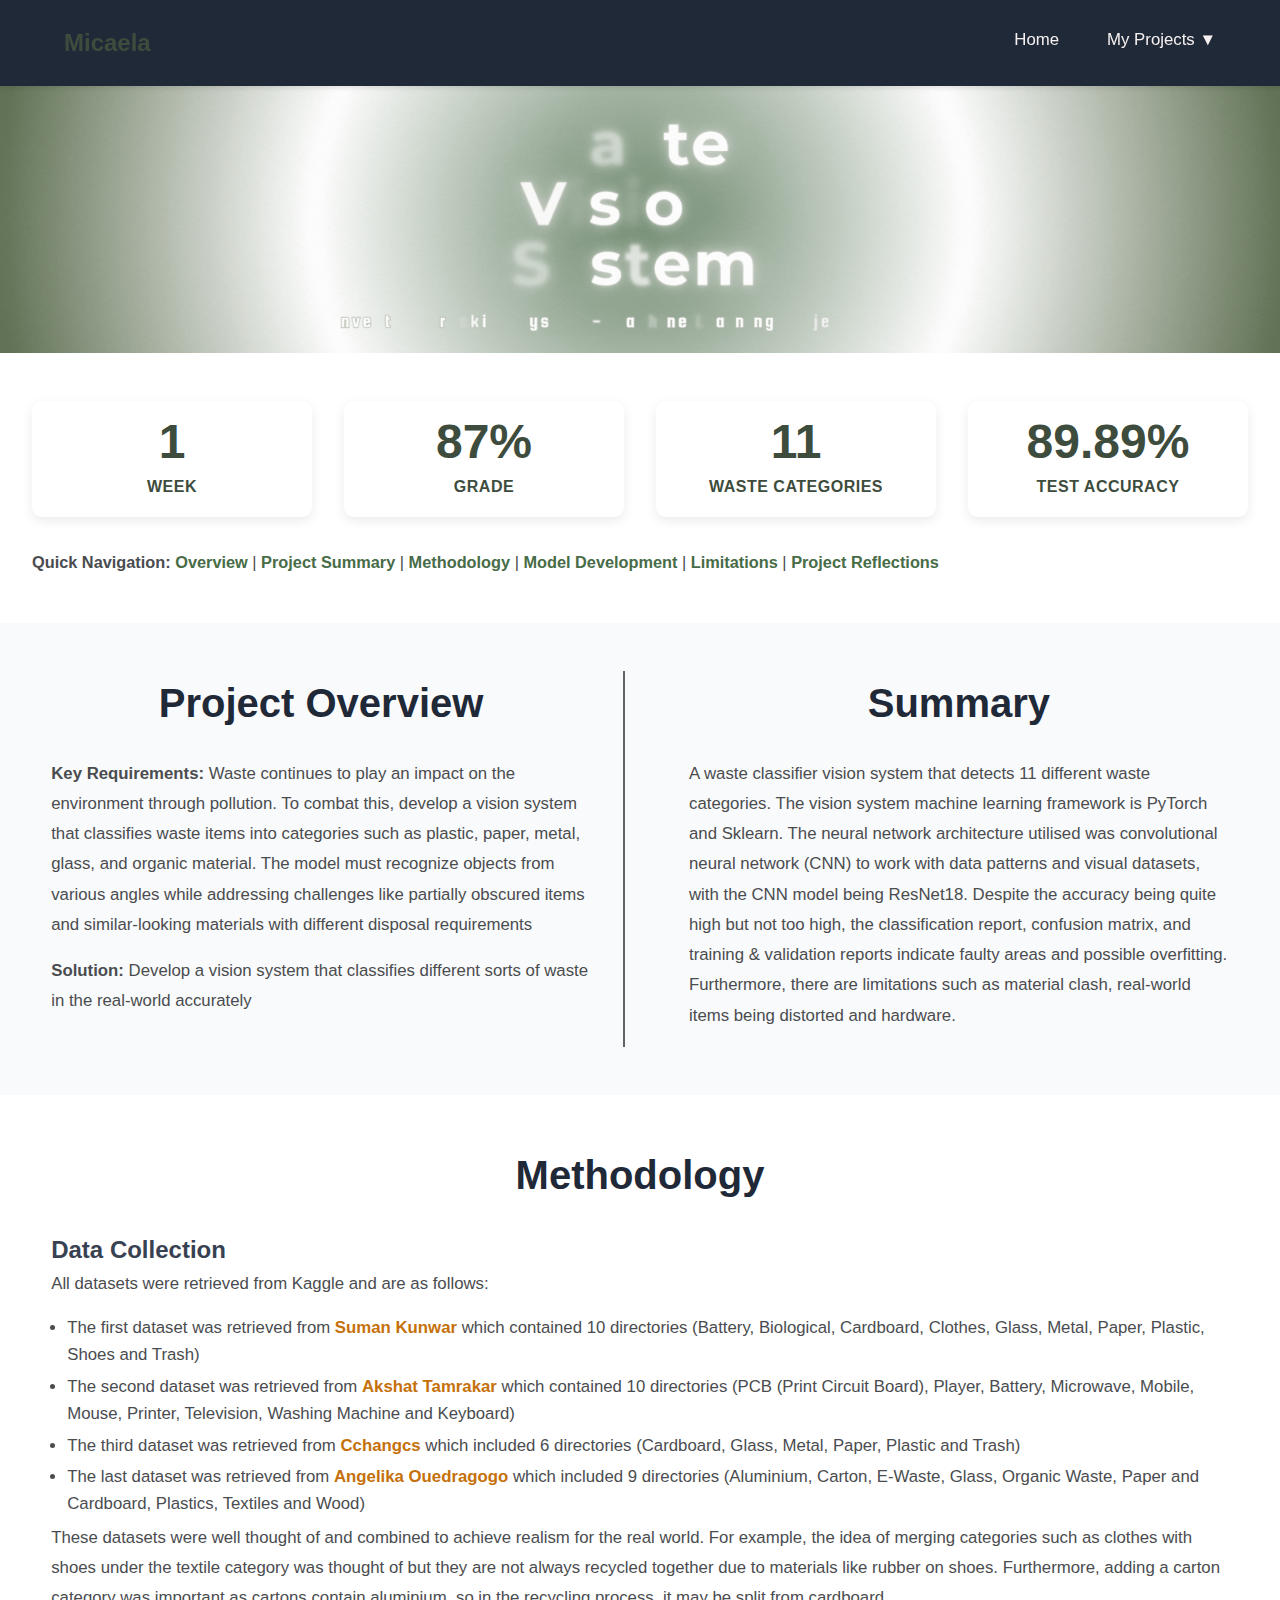
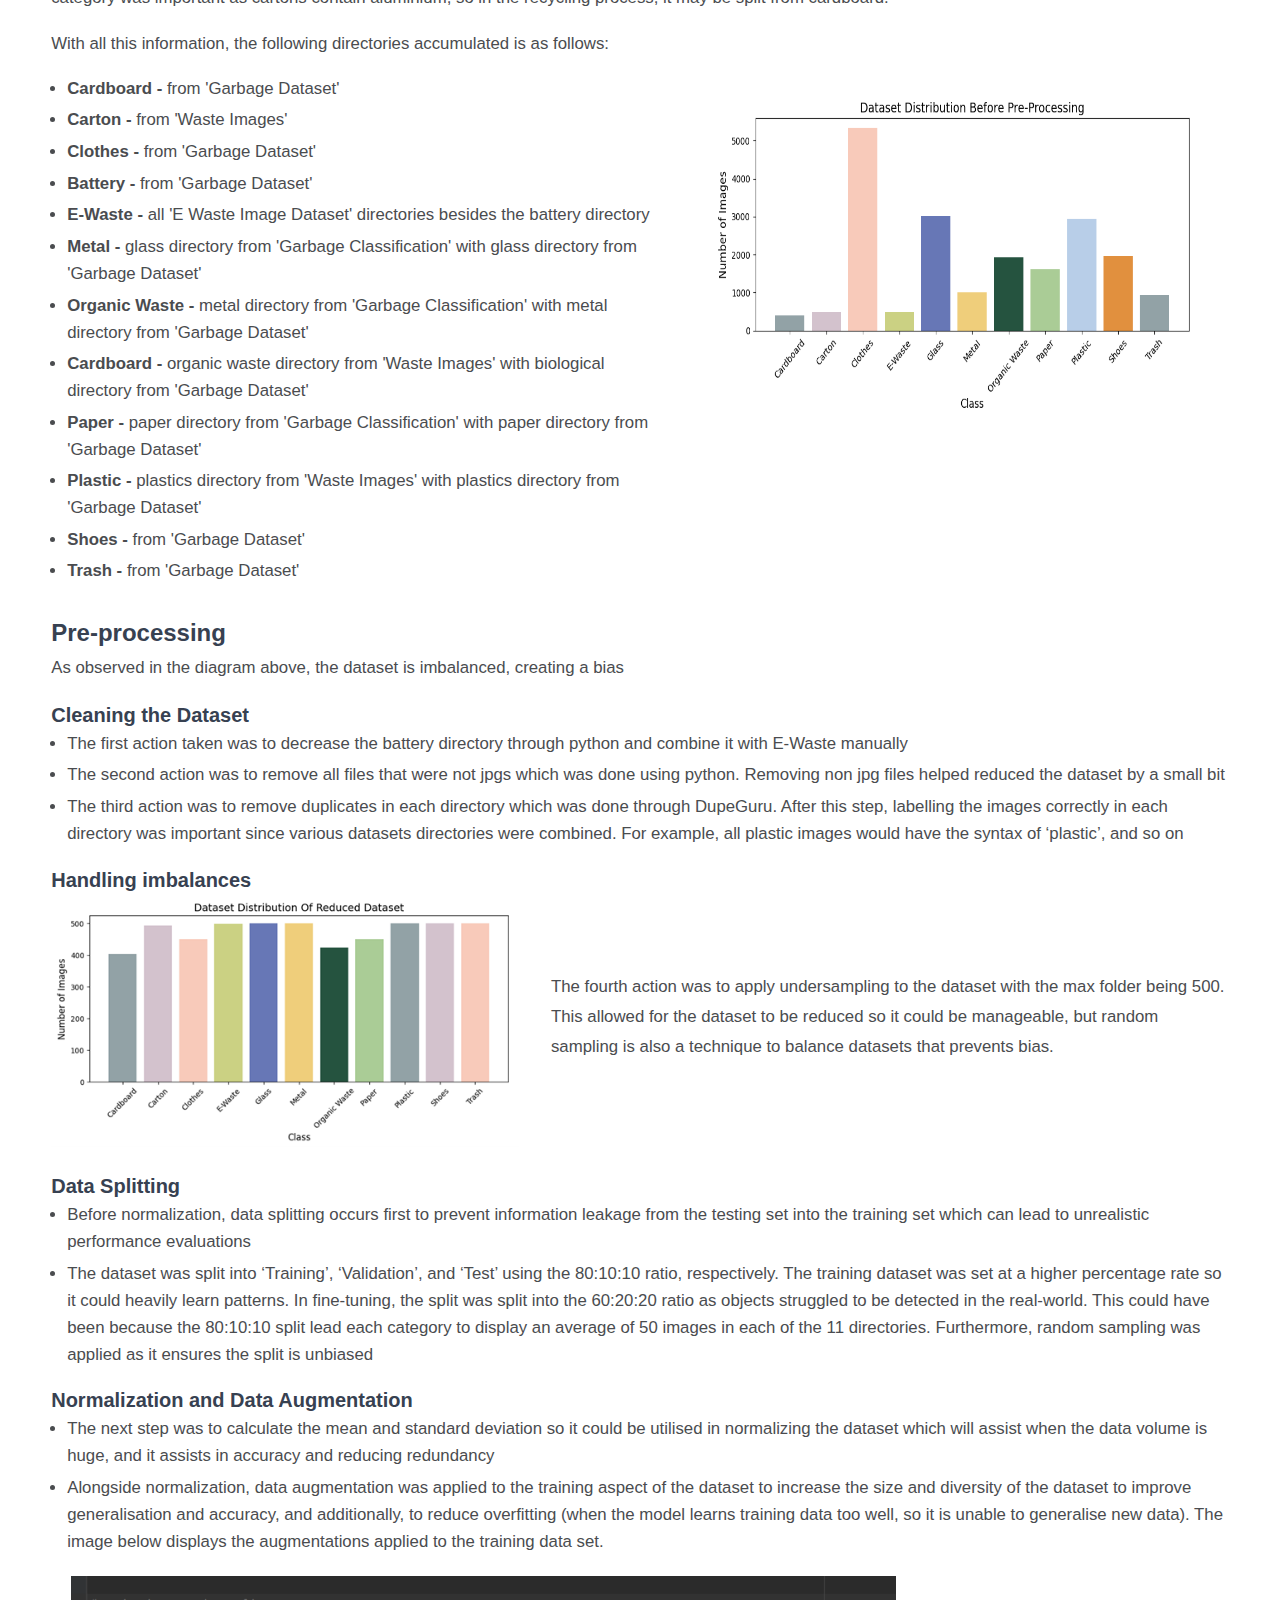
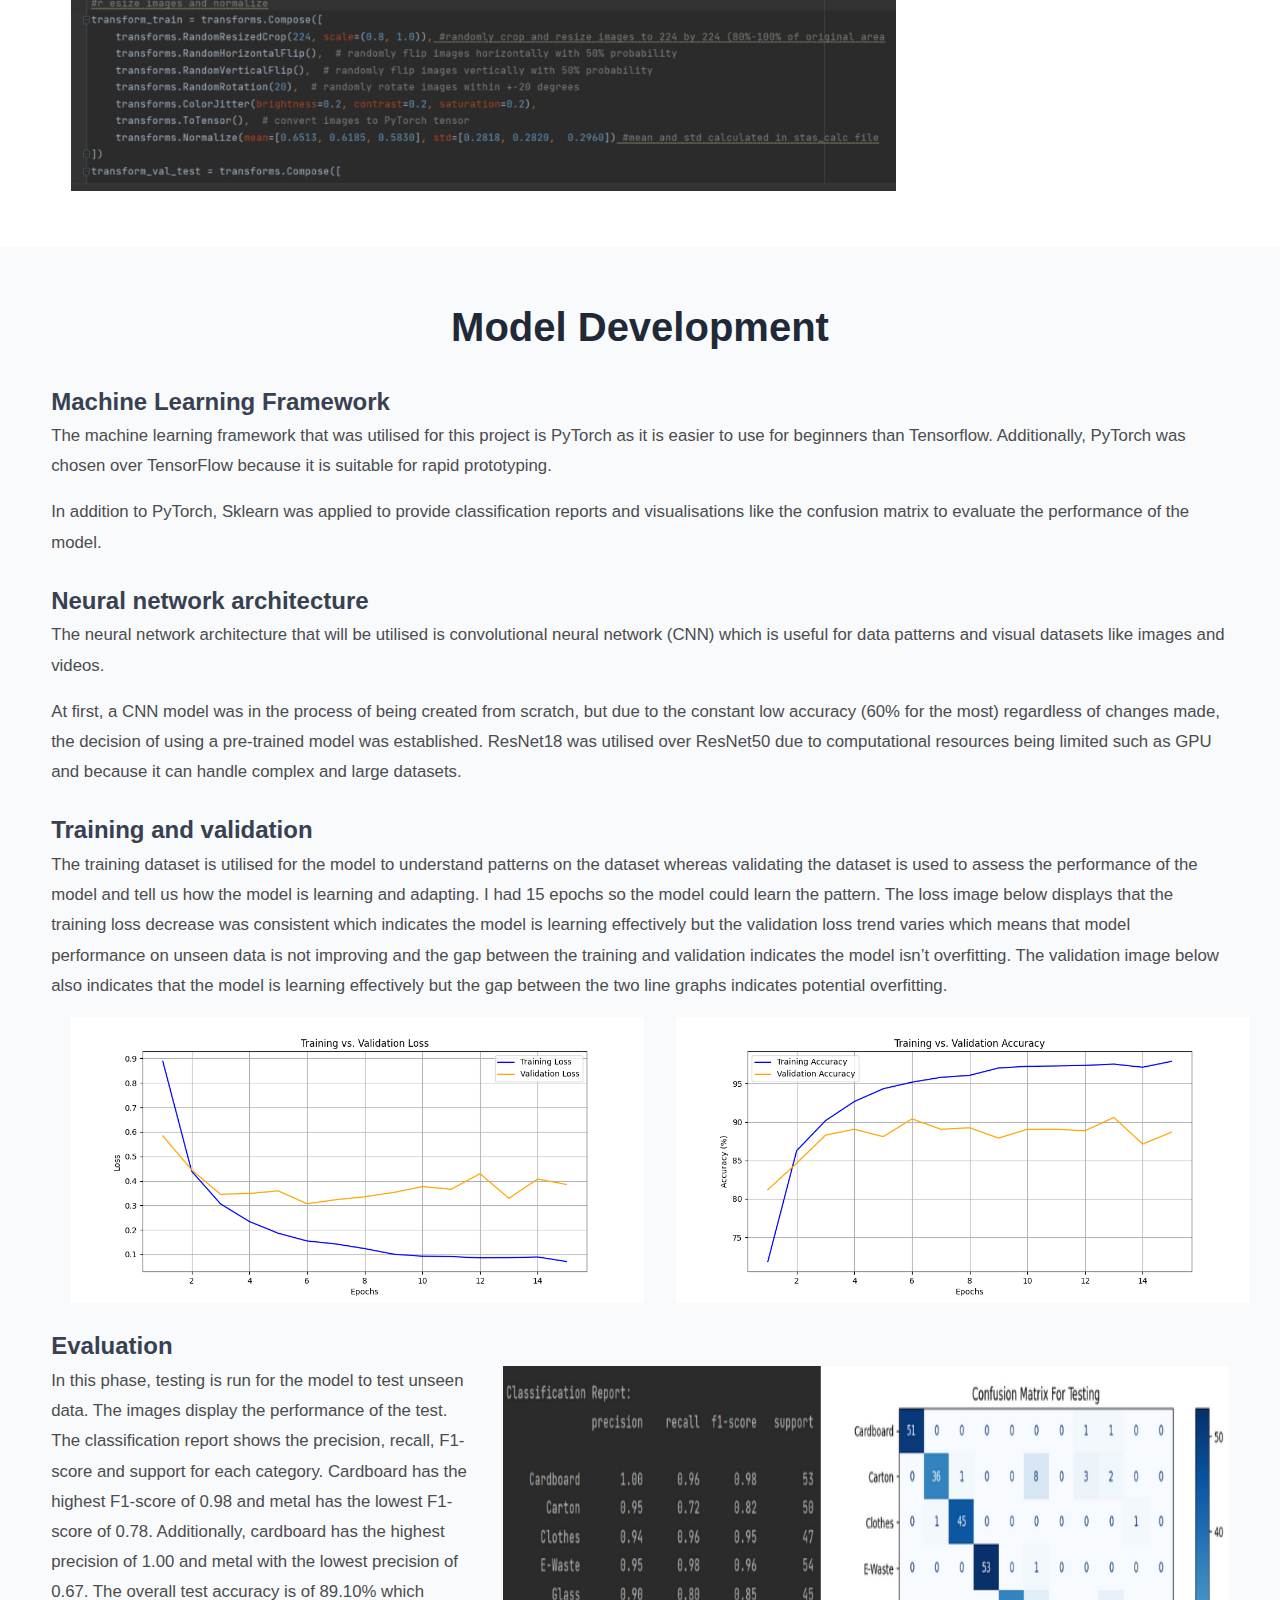
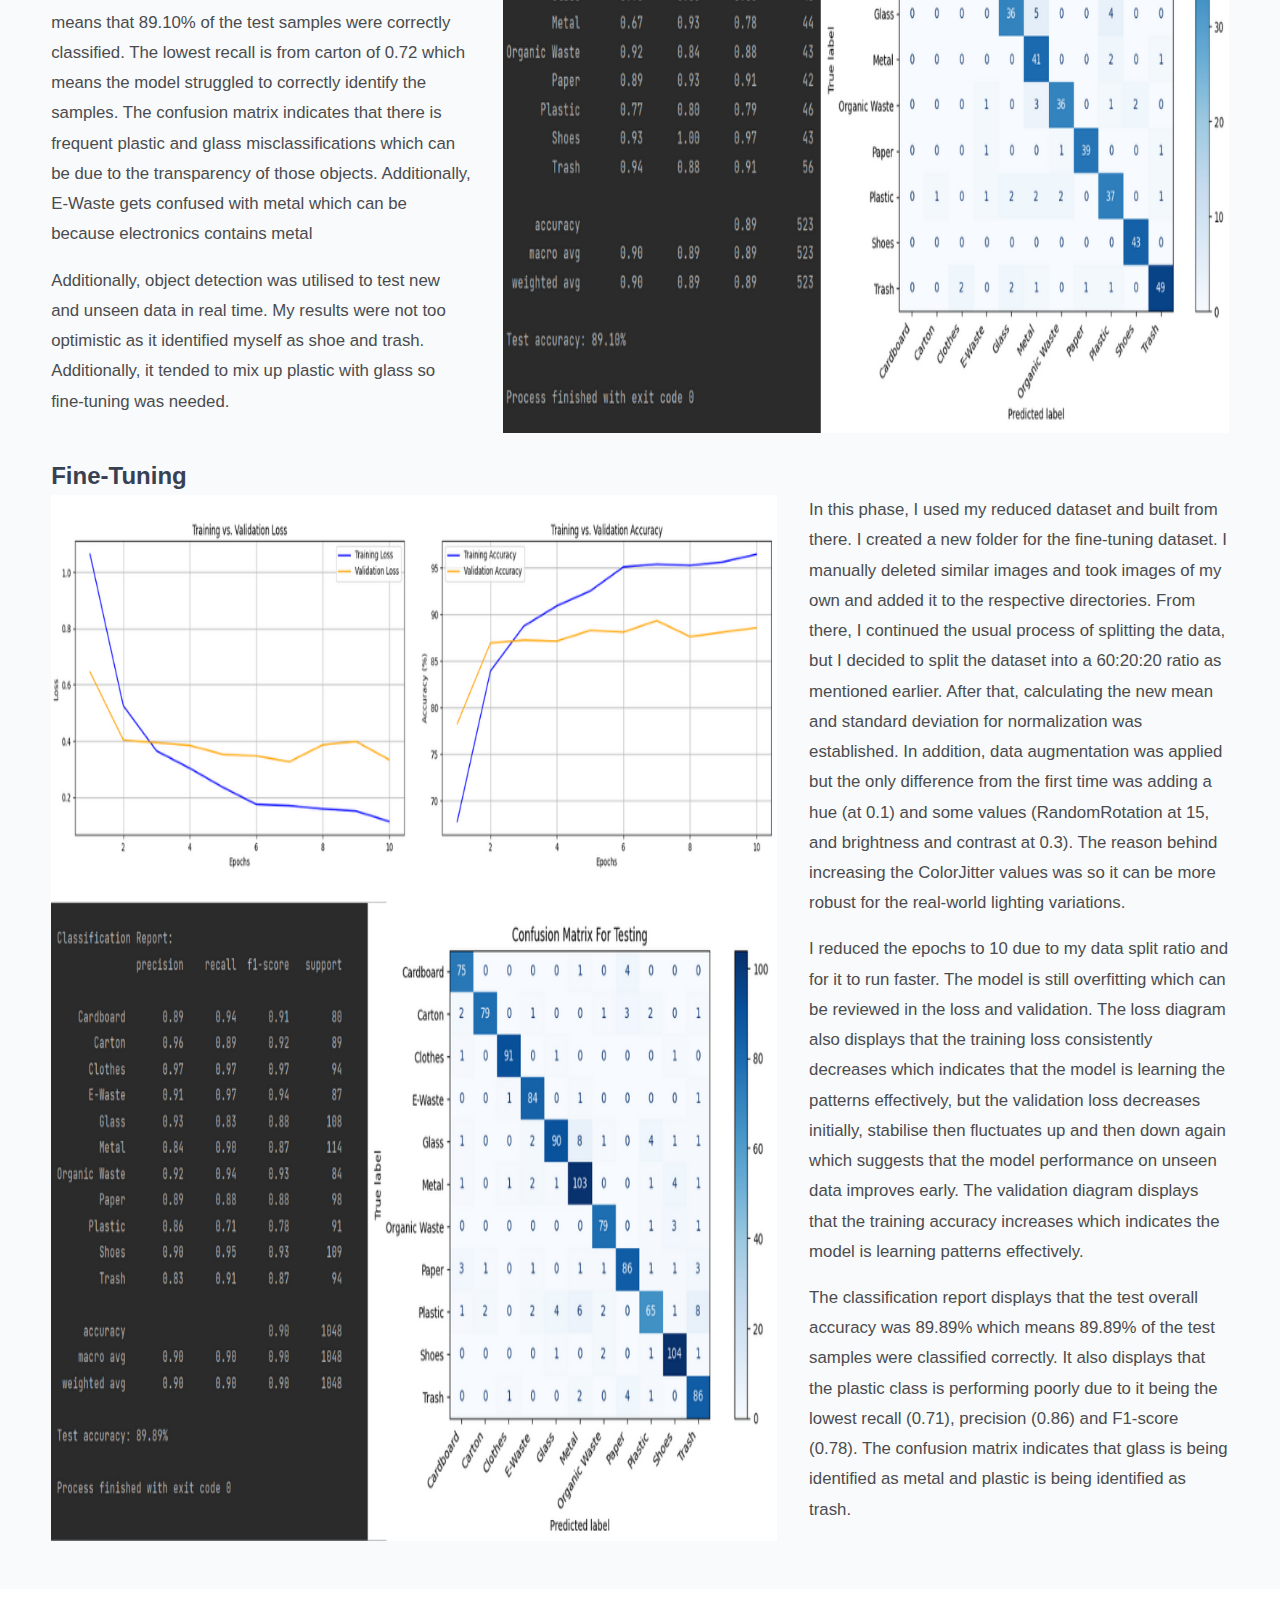
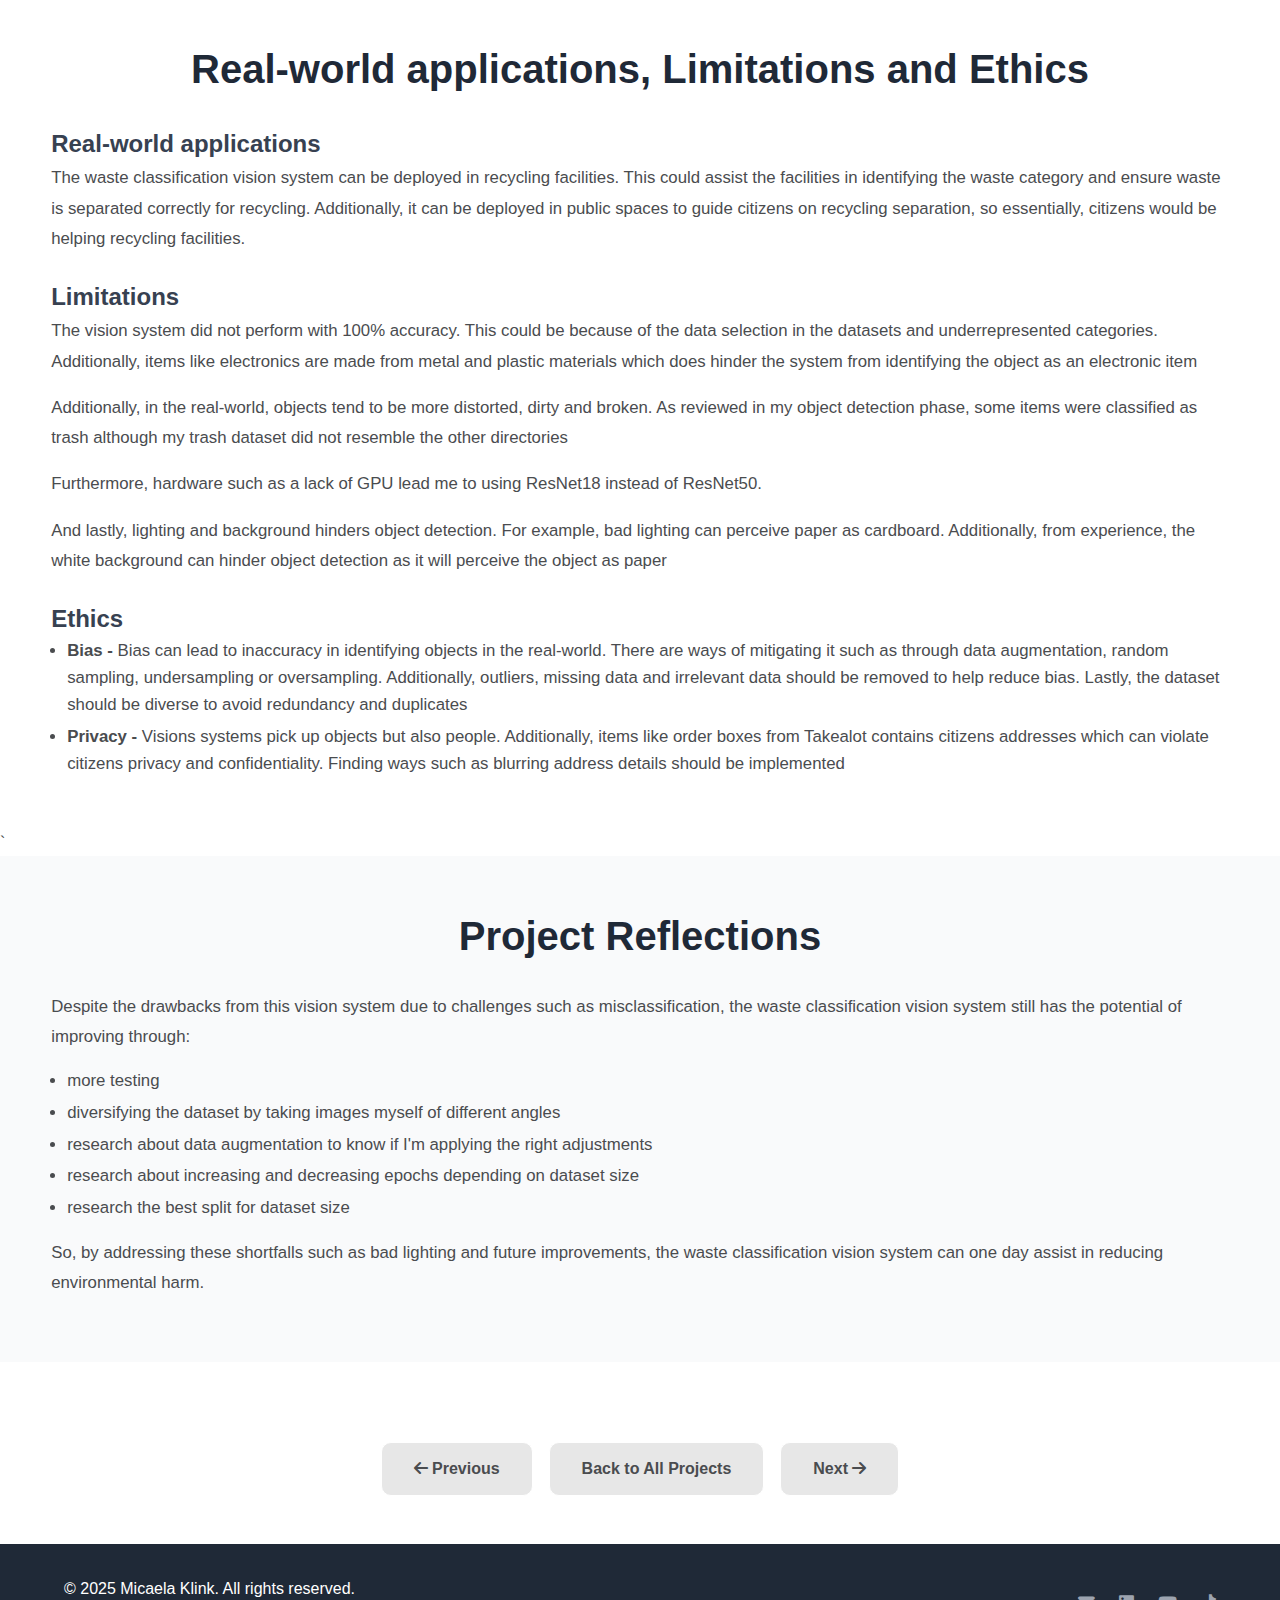
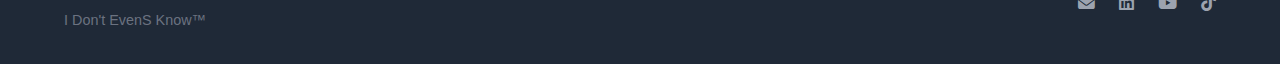
<file: vision-system.html>
<!DOCTYPE html>
<html lang="en">
<head>
    <meta charset="UTF-8">
    <meta name="viewport" content="width=device-width, initial-scale=1.0">
    <title>Brand Identity Project - Micaela</title>
    <link rel="stylesheet" href="css/styles.css">
    <link rel="stylesheet" href="https://cdnjs.cloudflare.com/ajax/libs/font-awesome/6.4.0/css/all.min.css">
</head>
<body>
    <nav>
    <div class="container">
        <div class="logo">Micaela</div>
        <ul>
            <li><a href="index.html">Home</a></li>
            <li class="dropdown">
                <a href="projects.html">My Projects ▼</a>
                <ul class="dropdown-menu">
                    <li><a href="projects.html">All Projects</a></li>
                    <li><a href="tech.html">Technical Projects</a></li>
                    <li><a href="graphics.html">Graphic Design</a></li>
                    <li><a href="art.html">Traditional Art</a></li>
                </ul>
            </li>
        </ul>
    </div>
    </nav>

    <!-- HERO SECTION -->
    <div style="width: 100%; background: linear-gradient(135deg, #3d4c3d 0%, #2a3a2a 100%);">
        <img src="gif/vision-banner.gif" alt="Brand Identity Banner" style="width: 100%; height: auto; display: block;">
    </div>

    <!-- STATS SECTION -->
    <section class="project-stats-cards">
        <div class="stats-cards-container">
            <div class="stat-card">
                <div class="stat-value">1</div>
                <div class="stat-label">Week</div>
            </div>
            <div class="stat-card">
                <div class="stat-value">87%</div>
                <div class="stat-label">Grade</div>
            </div>
            <div class="stat-card">
                <div class="stat-value">11</div>
                <div class="stat-label">Waste Categories</div>
            </div>
            <div class="stat-card">
                <div class="stat-value">89.89%</div>
                <div class="stat-label">Test Accuracy</div>
            </div>
        </div>

        <!-- NAV -->
        <div style="margin-top: 2rem; font-size: 1.02rem;">
            <strong>Quick Navigation:</strong>
            <a href ="#ov" style="color: #476c47; text-decoration: none; font-weight: bold;">Overview </a> | 
            <a href="#sum" style="color: #476c47; text-decoration: none; font-weight: bold;">Project Summary</a> | 
            <a href="#meth" style="color: #476c47; text-decoration: none; font-weight: bold;">Methodology</a> | 
            <a href="#md" style="color: #476c47; text-decoration: none; font-weight: bold;">Model Development</a> |
            <a href="#l" style="color: #476c47; text-decoration: none; font-weight: bold;">Limitations</a> |
            <a href="#re" style="color: #476c47; text-decoration: none; font-weight: bold;">Project Reflections</a>
        </div>
    </section>


    <!-- PROJECT OVERVIEW -->
    <section style="background: #f9fafb;" id="ov">
        <div style="display: flex; gap: 2rem; flex-wrap: wrap; ">
    
        <div style="flex: 1; min-width: 300px; border-right: 2px solid #5f636a; padding-right: 2rem; ">
        <h2>Project Overview</h2>
                <p>
                    <strong>Key Requirements:</strong> Waste continues to play an impact on the environment through pollution. To combat this, develop a vision system that classifies 
                    waste items into categories such as plastic, paper, metal, glass, and organic material. The model must recognize objects from various angles while 
                    addressing challenges like partially obscured items and similar-looking materials with different disposal requirements         
                 </p>
                <p><strong>Solution:</strong> Develop a vision system that classifies different sorts of waste in the real-world accurately</p>
        </div>

        <div style="flex: 1; min-width: 300px; padding-left: 2rem; " id="sum">
           <h2>Summary</h2>
                <p>A waste classifier vision system that detects 11 different waste categories. The vision system machine learning framework is PyTorch and Sklearn.
                    The neural network architecture utilised was convolutional neural network (CNN) to work with data patterns and visual datasets, with the CNN model
                    being ResNet18. Despite the accuracy being quite high but not too high, the classification report, confusion matrix, and training & 
                    validation reports indicate faulty areas and possible overfitting. Furthermore, there are limitations such as material clash, real-world items being 
                    distorted and hardware. 
                </p>
        </div>
        </div>
    </section>

    <!-- Methodology-->
    <section id="meth">
        <h2>Methodology</h2>
        <h3>Data Collection</h3>
            <p>All datasets were retrieved from Kaggle and are as follows:</p>
                <li>The first dataset was retrieved from <a href="https://www.kaggle.com/dsv/10182596" target="_blank" style="color: #c5710b; text-decoration: none; 
                    font-weight: bold;">Suman Kunwar</a>  which contained 10 directories (Battery, Biological, Cardboard, 
                    Clothes, Glass, Metal, Paper, Plastic, Shoes and Trash)</li>
                <li>The second dataset was retrieved from <a href="https://www.kaggle.com/datasets/akshat103/e-waste-image-dataset" target="_blank" style="color: #c5710b; 
                    text-decoration: none; font-weight: bold;">Akshat Tamrakar</a> which contained 10 directories (PCB (Print Circuit Board),
                    Player, Battery, Microwave, Mobile, Mouse, Printer, Television, Washing Machine and Keyboard)</li>
                <li>The third dataset was retrieved from <a href="https://www.kaggle.com/ds/81794" target="_blank" style="color: #c5710b; text-decoration: none; 
                    font-weight: bold;">Cchangcs</a> which included 6 directories (Cardboard, Glass, Metal, Paper, Plastic and Trash)</li>
                <li>The last dataset was retrieved from <a href="https://www.kaggle.com/datasets/angelikasita/waste-images" target="_blank" style="color: #c5710b; 
                    text-decoration: none; font-weight: bold;">Angelika Ouedragogo</a> which included 9 directories (Aluminium, Carton, E-Waste, Glass, Organic Waste,
                Paper and Cardboard, Plastics, Textiles and Wood)</li>

            <p>These datasets were well thought of and combined to achieve realism for the real world. For example, the idea of merging categories such as clothes with 
                shoes under the textile category was thought of but they are not always recycled together due to materials like rubber on shoes. Furthermore, adding a 
                carton category was important as cartons contain aluminium, so in the recycling process, it may be split from cardboard.</p>

            <p>With all this information, the following directories accumulated is as follows:</p>

            <div style="display: flex; gap: 2rem; flex-wrap: wrap; ">

                <div style="flex: 1; align-items: center;">
                    <li><strong>Cardboard - </strong> from 'Garbage Dataset'</li>
                    <li><strong>Carton - </strong> from 'Waste Images'</li>
                    <li><strong>Clothes - </strong> from 'Garbage Dataset'</li>
                    <li><strong>Battery - </strong> from 'Garbage Dataset'</li>
                    <li><strong>E-Waste - </strong> all 'E Waste Image Dataset' directories besides the battery directory</li>
                    <li><strong>Metal - </strong> glass directory from 'Garbage Classification' with glass directory from 'Garbage Dataset'</li>
                    <li><strong>Organic Waste - </strong> metal directory from 'Garbage Classification' with metal directory from 'Garbage Dataset'</li>
                    <li><strong>Cardboard - </strong> organic waste directory from 'Waste Images' with biological directory from 'Garbage Dataset'</li>
                    <li><strong>Paper - </strong> paper directory from 'Garbage Classification' with paper directory from 'Garbage Dataset'</li>
                    <li><strong>Plastic - </strong> plastics directory from 'Waste Images' with plastics directory from 'Garbage Dataset'</li>
                    <li><strong>Shoes - </strong> from 'Garbage Dataset'</li>
                    <li><strong>Trash - </strong> from 'Garbage Dataset'</li>
                </div>
                
                <div style="flex: 0.15  450px; height: 350px;">
                    <img src="images/vision-before.png" alt="Vision System Before" style="width: 100%; height: 100%;" class="zoomable" onclick="openLightbox(this) ">
                </div>
            </div>

            <h3>Pre-processing</h3>
            <p>As observed in the diagram above, the dataset is imbalanced, creating a bias</p>
            <h4>Cleaning the Dataset</h4>
                <li>The first action taken was to decrease the battery directory through python and combine it with E-Waste manually</li>
                <li>The second action was to remove all files that were not jpgs which was done using python. Removing non jpg files helped reduced the dataset by a 
                    small bit</li>
                <li>The third action was to remove duplicates in each directory which was done through DupeGuru. After this step, labelling the images correctly in 
                    each directory was important since various datasets directories were combined. For example, all plastic images would have the syntax of 
                    ‘plastic’, and so on</li>
            <h4>Handling imbalances</h4>
            <div style="display: flex; gap: 2rem; flex-wrap: wrap; align-items: center;">
                
                <div style="flex: 0.1  400px;">
                    <img src="images/vision-after.png" alt="pre-processing" style="width: 100%; height: 100%; " class="zoomable" onclick="openLightbox(this) ">
                </div>
                
                <div style="flex: 1; ">
                    <p>The fourth action was to apply undersampling to the dataset with the max folder being 500. This allowed for the dataset to be reduced so 
                        it could be manageable, but random sampling is also a technique to balance datasets that prevents bias.</p>
                </div>
            </div>

            <h4>Data Splitting</h4>
                <li>Before normalization, data splitting occurs first to prevent information leakage from the testing set into the training set which can lead to 
                    unrealistic performance evaluations</li>
                <li>The dataset was split into ‘Training’, ‘Validation’, and ‘Test’ using the 80:10:10 ratio, respectively. The training dataset was set at a higher 
                    percentage rate so it could heavily learn patterns. In fine-tuning, the split was split into the 60:20:20 ratio as objects struggled to be detected 
                    in the real-world. This could have been because the 80:10:10 split lead each category to display an average of 50 images in each of the
                    11 directories. Furthermore, random sampling was applied as it ensures the split is unbiased</li>

            <h4>Normalization and Data Augmentation</h4>
                <li>The next step was to calculate the mean and standard deviation so it could be utilised in normalizing the dataset which will assist when the data volume is huge, 
                    and it assists in accuracy and reducing redundancy</li>
                <li>Alongside normalization, data augmentation was applied to the training aspect of the dataset to increase the size and diversity of the dataset 
                    to improve generalisation and accuracy, and additionally, to reduce overfitting (when the model learns training data too well, so it is unable to 
                    generalise new data). The image below displays the augmentations applied to the training data set.</li>
                <div><img src="images/augmentation.png" alt="augmentation" style="width: 70%; height: 10%; margin-left: 20px; margin-top: 1rem; " class="zoomable" onclick="openLightbox(this) "></div>
        </section>


    <!-- Model dev -->
    <section style="background: #f9fafb; " id="md">
        <h2>Model Development</h2>
        <h3>Machine Learning Framework</h3>
            <p>The machine learning framework that was utilised for this project is PyTorch as it is easier to use for beginners than 
                Tensorflow. Additionally, PyTorch was chosen over TensorFlow because it is suitable for rapid prototyping.</p>
            <p>In addition to PyTorch, Sklearn was applied to provide classification reports and visualisations like the confusion matrix to 
                evaluate the performance of the model.</p>
        <h3>Neural network architecture</h3>
            <p>The neural network architecture that will be utilised is convolutional neural network (CNN) which is useful for data patterns and visual datasets like images 
                and videos.</p>
            <p>At first, a CNN model was in the process of being created from scratch, but due to the constant low accuracy (60% for the most) 
                regardless of changes made, the decision of using a pre-trained model was established. ResNet18 was utilised over ResNet50 due to computational resources 
                being limited such as GPU and because it can handle complex and large datasets.</p>
        <h3>Training and validation</h3>
            <p>The training dataset is utilised for the model to understand patterns on the dataset whereas validating the dataset is used to assess the performance of the 
                model and tell us how the model is learning and adapting. I had 15 epochs so the model could learn the pattern. The loss image below displays that the
                training loss decrease was consistent which indicates the model is learning effectively but the validation loss trend varies which means that model
                performance on unseen data is not improving and the gap between the training and validation indicates the model isn’t overfitting. The validation image below 
                also indicates that the model is learning effectively but the gap between the two line graphs indicates potential overfitting.</p>
                <div style="display: grid; grid-template-columns: 1fr 1fr; gap: 2rem; margin-top: 1rem; ">
                    <img src="images/loss.png" alt="loss diagram" style="width: 100%; height: 100%; margin-left: 20px; " class="zoomable" onclick="openLightbox(this)">
                    <img src="images/validation.png" alt="validation diagram" style="width: 100%; height: 100%; margin-left: 20px; " class="zoomable" onclick="openLightbox(this)">
                </div>
        <h3>Evaluation</h3>
        <div style="display: flex; gap: 2rem; flex-wrap: wrap; ">
        <div style="flex: 1;">
            <p>In this phase, testing is run for the model to test unseen data. The images display the performance of the test. The classification report shows the 
                precision, recall, F1-score and support for each category. Cardboard has the highest F1-score of 0.98 and metal has the lowest F1-score of 0.78. 
                Additionally, cardboard has the highest precision of 1.00 and metal with the lowest precision of 0.67. The overall test accuracy is of 89.10% which 
                means that 89.10% of the test samples were correctly classified. The lowest recall is from carton of 0.72 which means the model struggled to correctly 
                identify the samples. The confusion matrix indicates that there is frequent plastic and glass misclassifications which
                can be due to the transparency of those objects. Additionally, E-Waste gets confused with metal which can be because electronics contains metal</p>
            <p> Additionally, object detection was utilised to test new and unseen data in real time. My results were not too optimistic as 
                it identified myself as shoe and trash. Additionally, it tended to mix up plastic with glass so fine-tuning was needed.</p>
            </div>
            <div style="flex: 0.3  600px;">
                <img src="images/evaluation.png" alt="evaluation" style="width: 100%; height: 100%; " class="zoomable" onclick="openLightbox(this)">
            </div>
        </div>
        <h3>Fine-Tuning</h3>
        <div style="display: flex; gap: 2rem; flex-wrap: wrap; ">
            <div style="flex: 0.3  600px;">
                <img src="images/fine-tune.png" alt="fine-tune" style="width: 100%; height: 100%;" class="zoomable" onclick="openLightbox(this)">
            </div>
        <div style="flex: 1;">
        <p>In this phase, I used my reduced dataset and built from there. I created a new folder for the fine-tuning dataset. I manually deleted similar images and took 
            images of my own and added it to the respective directories. From there, I continued the usual process of splitting the data, but I decided to split the 
            dataset into a 60:20:20 ratio as mentioned earlier. After that, calculating the new mean and standard deviation for normalization was established. 
            In addition, data augmentation was applied but the only difference from the first time was adding a hue (at 0.1) and some values (RandomRotation at 15, and 
            brightness and contrast at 0.3). The reason behind increasing the ColorJitter values was so it can be more robust for the real-world lighting variations.</p>

        <p>I reduced the epochs to 10 due to my data split ratio and for it to run faster. The model is still overfitting which can be reviewed in the loss and 
            validation. The loss diagram also displays that the training loss consistently decreases which indicates that the model is learning the patterns
            effectively, but the validation loss decreases initially, stabilise then fluctuates up and then down again which suggests that the model performance on
            unseen data improves early. The validation diagram displays that the training accuracy increases which indicates the model is learning patterns effectively.</p>
            
        <p>The classification report displays that the test overall accuracy was 89.89% which means 89.89% of the test samples were classified correctly. It also 
                displays that the plastic class is performing poorly due to it being the lowest recall (0.71), precision (0.86) and F1-score (0.78). The confusion 
                matrix indicates that glass is being identified as metal and plastic is being identified as trash.</p>
        </div> 
        </div>
    </section>
        

    <!-- Real-world applications, Limitations and Ethics -->
    <section id="l">
    <h2>Real-world applications, Limitations and Ethics</h2>
    <h3>Real-world applications</h3>
        <p>The waste classification vision system can be deployed in recycling facilities. This could assist the facilities in identifying the waste category and ensure 
            waste is separated correctly for recycling. Additionally, it can be deployed in public spaces to guide citizens on recycling separation, so essentially, 
            citizens would be helping recycling facilities.</p>
    <h3>Limitations</h3>
        <p>The vision system did not perform with 100% accuracy. This could be because of the data selection in the datasets and underrepresented categories. 
            Additionally, items like electronics are made from metal and plastic materials which does hinder the system from identifying the object as an electronic item</p>
        <p> Additionally, in the real-world, objects tend to be more distorted, dirty and broken. As reviewed in my object detection phase, 
            some items were classified as trash although my trash dataset did not resemble the other directories</p>
        <p>Furthermore, hardware such as a lack of GPU lead me to using ResNet18 instead of ResNet50.</p>
        <p>And lastly, lighting and background hinders object detection. For example, bad lighting can perceive paper as cardboard.
            Additionally, from experience, the white background can hinder object detection as it will perceive the object as paper</p>
    <h3>Ethics</h3>
        <li><strong>Bias - </strong>Bias can lead to inaccuracy in identifying objects in the real-world. There are ways of mitigating it such as through data augmentation, 
            random sampling, undersampling or oversampling. Additionally, outliers, missing data and irrelevant data should be removed to help reduce bias. Lastly, the 
            dataset should be diverse to avoid redundancy and duplicates</li> 
        <li><strong>Privacy - </strong>Visions systems pick up objects but also people. Additionally, items like order boxes from Takealot contains citizens addresses which 
            can violate citizens privacy and confidentiality. Finding ways such as blurring address details should be implemented</li> 
    </section>`


    <!-- reflection -->
    <section style="background: #f9fafb; " id="re">
        <h2>Project Reflections</h2>
        <p>Despite the drawbacks from this vision system due to challenges such as misclassification, the waste classification vision system still has the potential 
            of improving through:
            <li>more testing</li>
            <li>diversifying the dataset by taking images myself of different angles</li>
            <li>research about data augmentation to know if I'm applying the right adjustments</li>
            <li>research about increasing and decreasing epochs depending on dataset size</li>
            <li>research the best split for dataset size</li>
        </p>
        <p>So, by addressing these shortfalls such as bad lighting and future improvements, the waste classification vision system can one day assist in reducing environmental harm.</p>
    </section>


    <section>
        <div class="buttons" style="display: flex; align-items: center;  padding-top: 2rem;">
            <a href="inventory.html" class="btn btn-fifth">
                <i class="fas fa-arrow-left"></i> Previous
            </a>
            <a href="tech.html" class="btn btn-fifth">Back to All Projects</a>
            <a href="irrigation.html" class="btn btn-fifth">
                Next <i class="fas fa-arrow-right"></i>
            </a>
        </div>
    </section>


    <footer>
        <div class="footer-container">
            <div class="footer-left">
                <div class="footer-copyright">&copy; 2025 Micaela Klink. All rights reserved.</div>
                <div class="footer-brand">I Don't EvenS Know™</div>
            </div>
            <div class="footer-contact">
                <a href="mailto:klinkmicaela@gmail.com" title="Email" aria-label="Email">
                    <i class="fas fa-envelope"></i>
                </a>
                <a href="https://www.linkedin.com/in/micaela-klink-6b39152ba" target="_blank" title="LinkedIn" aria-label="LinkedIn">
                    <i class="fab fa-linkedin"></i>
                </a>
                <a href="https://youtube.com/@micaelaklinksims" target="_blank" title="YouTube" aria-label="YouTube">
                    <i class="fab fa-youtube"></i>
                </a>
                <a href="https://www.tiktok.com/@micaela__k?is_from_webapp=1&sender_device=pc" target="_blank" title="TikTok" aria-label="TikTok">
                    <i class="fab fa-tiktok"></i>
                </a>
            </div>
        </div>
    </footer>

    <!-- Lightbox Modal -->
    <div id="lightbox-modal" style="display: none; position: fixed; z-index: 1000; left: 0; top: 0; width: 100%; height: 100%; background-color: rgba(0,0,0,0.9);">
        <span class="close-btn" onclick="closeLightbox()" style="position: absolute; top: 20px; right: 50px; color: white; font-size: 40px; font-weight: bold; cursor: pointer;">&times;</span>
        <img id="lightbox-img" style="margin: auto; display: block; max-width: 90%; max-height: 90%; position: absolute; top: 50%; left: 50%; transform: translate(-50%, -50%);">
        <button class="lightbox-prev" onclick="navigateLightbox(-1)">‹</button>
        <button class="lightbox-next" onclick="navigateLightbox(1)">›</button>
    </div>

    <!-- Back to Top Button -->
    <button class="back-to-top" id="backToTop" aria-label="Back to top">
        <i class="fas fa-arrow-up"></i>
    </button>

    <script src="js/script.js"></script>
</body>
</html>
</file>
<file: css/styles.css>
/* ====================================================================================================================================================================

   GLOBAL STYLES

   ================================================================================================================================================================== */
* {
    margin: 0;
    padding: 0;
    box-sizing: border-box;
}
section {
    padding: 3rem 4%;
    max-width: 1920px;
}
/* GLOBAL TYPOGRAPHY SETTINGS */
/* 1. Body Text (The Standard) */
body {
    font-family: 'Poppins', -apple-system, BlinkMacSystemFont, 'Segoe UI', Roboto, Oxygen, Ubuntu, Cantarell, sans-serif; 
    font-size: 1rem;       
    line-height: 1.6;      
    color: #4a4c4f;        
    -webkit-font-smoothing: antialiased; 
}
/* 2. Paragraphs specifically */
p {
    margin-bottom: 1rem; 
    font-size: 1.05rem;    
    line-height: 1.8;   
}
/* 3. Headings (H1, H2, H3) */
h1, h2, h3, h4 {
    color: #1f2937;      
    font-weight: 650;      
}
/* Specific Sizes */
h1 {
    font-size: 3rem; 
    color: white;    
}
h2 {
    font-size: 2.5rem;       
    margin-bottom: 1.5rem;
    text-align: center;
}
h3 {
    font-size: 1.5rem;     
    color: #374151;        
    margin-top: 1.5rem;      
}
h4 {
    font-size: 1.25rem;     
    color: #374151;        
    margin-top: 1rem;
}
/* 4. Lists (Bullet points) */
ul, ol {
    margin-left: 20px;
    font-size: 1.05rem;
    color: #4a4c4f; 
}
li {
    margin-bottom: 0.3rem; /* Space between bullet points */
    margin-left: 16px;
    font-size: 1.05rem;
    color: #4a4c4f; 
}


/* ===================================================================================================================================================================

   NAVIGATION BAR (Top of every page)

   ================================================================================================================================================================= */
nav {
    background: #1f2937;
    padding: 1.5rem 5%;
    box-shadow: 0 2px 5px rgba(0,0,0,0.1);
    position: sticky;
    top: 0;
    z-index: 100;
}
nav .container {
    max-width: 1920px;
    margin: 0 auto;
    display: flex;
    justify-content: space-between;
    align-items: center;
}
nav .logo {
    font-size: 1.5rem;
    font-weight: bold;
    color: #3d4c3d;
}
nav ul {
    display: flex;
    list-style: none;
    gap: 2rem;
}
nav a {
    text-decoration: none;
    color: #f6f0f0;
    font-weight: 500;
    transition: color 0.3s;
    cursor: pointer;
}
nav a:hover {
    color: #3d4c3d;
}
/* Main Navigation Menu */
.nav-menu {
    display: flex;
    gap: 2rem;
    list-style: none;
    margin: 0;
    padding: 0;
    align-items: center;
}
.nav-menu > li {
    position: relative;
}
.nav-menu > li > a {
    color: #fff;
    padding: 0.5rem 1rem;
    border-radius: 4px;
    transition: background 0.3s ease;
    display: block;
    text-decoration: none;
}
.nav-menu > li > a:hover {
    background: rgba(255,255,255,0.1);
}
/* Dropdown Styles */
.dropdown {
    position: relative;
}
.dropdown-toggle {
    cursor: pointer;
}
/* Add padding to dropdown container to prevent gap */
.dropdown::after {
    content: '';
    position: absolute;
    top: 100%;
    left: 0;
    right: 0;
    height: 0.5rem;
}
.dropdown-menu {
    display: none;
    position: absolute;
    top: calc(100% + 0.5rem);
    left: 0;
    background: #2a3a2a;
    min-width: 200px;
    box-shadow: 0 4px 6px rgba(0,0,0,0.2);
    border-radius: 4px;
    list-style: none;
    padding: 0.5rem 0;
    z-index: 1001;
}
.dropdown:hover .dropdown-menu,
.dropdown-menu:hover {
    display: block
}
.dropdown-menu li {
    margin: 0;
}
.dropdown-menu li a {
    color: #fff;
    padding: 0.75rem 1.5rem;
    display: block;
    text-decoration: none;
    transition: background 0.3s ease;
}
.dropdown-menu li a:hover {
    background: rgba(255,255,255,0.1);
}


/* ===================================================================================================================================================================

   HERO SECTION (Top of homepage)

   ================================================================================================================================================================= */
/* Animated Hero Banner Styles */
.hero {
    position: relative;
    background: linear-gradient(135deg, #1f2937 0%, #111827 100%);
    color: white;
    text-align: center;
    padding: 6rem 2rem;
    overflow: hidden;
    min-height: 500px;
    display: flex;
    flex-direction: column;
    justify-content: center;
    align-items: center;
}
/* Animated Blob Container */
.blob-container {
    position: absolute;
    top: 0;
    left: 0;
    width: 100%;
    height: 100%;
    pointer-events: none;
    overflow: hidden;
}
/* Morphing Blobs */
.blob {
    position: absolute;
    border-radius: 40% 60% 70% 30% / 40% 50% 60% 50%;
    filter: blur(50px);
    opacity: 0.5;
    animation: morph 6s ease-in-out infinite, move 15s ease-in-out infinite, rotate 20s linear infinite;
}
.blob-1 {
    width: 450px;
    height: 450px;
    background: linear-gradient(45deg, #c5710b, #d4850f);
    top: -225px;
    left: -225px;
    animation-duration: 8s, 20s, 25s;
}
.blob-2 {
    width: 550px;
    height: 550px;
    background: linear-gradient(45deg, #3d4c3d, #4a5f4a);
    top: 30%;
    right: -275px;
    animation-duration: 10s, 25s, 30s;
    animation-delay: 2s, 1s, 0s;
}
.blob-3 {
    width: 500px;
    height: 500px;
    background: linear-gradient(45deg, #c5710b, #e89422);
    bottom: -250px;
    left: 40%;
    animation-duration: 12s, 22s, 28s;
    animation-delay: 4s, 2s, 3s;
}
.blob-4 {
    width: 400px;
    height: 400px;
    background: linear-gradient(45deg, #3d4c3d, #2a3a2a);
    top: 15%;
    right: 15%;
    animation-duration: 9s, 18s, 22s;
    animation-delay: 1s, 3s, 1s;
}
.blob-5 {
    width: 350px;
    height: 350px;
    background: linear-gradient(45deg, #3d4c3d, #c5710b);
    bottom: 25%;
    left: 10%;
    animation-duration: 11s, 24s, 26s;
    animation-delay: 3s, 1s, 2s;
}
.blob-6 {
    width: 300px;
    height: 300px;
    background: linear-gradient(45deg, #4a5f4a, #3d4c3d);
    top: 50%;
    left: 25%;
    animation-duration: 13s, 19s, 24s;
    animation-delay: 0s, 4s, 1.5s;
}
.blob-7 {
    width: 380px;
    height: 380px;
    background: linear-gradient(45deg, #3d4c3d, #d4850f);
    bottom: 40%;
    right: 30%;
    animation-duration: 10s, 21s, 27s;
    animation-delay: 2.5s, 0.5s, 3.5s;
}
@keyframes morph {
    0%, 100% {border-radius: 40% 60% 70% 30% / 40% 50% 60% 50%;}
    20% {border-radius: 60% 40% 30% 70% / 60% 30% 70% 40%;}
    40% {border-radius: 30% 60% 70% 40% / 50% 60% 30% 60%;}
    60% {border-radius: 70% 30% 50% 50% / 30% 50% 70% 50%;}
    80% {border-radius: 50% 70% 40% 60% / 60% 40% 50% 70%}
}
@keyframes move {
    0%, 100% {transform: translate(0, 0);}
    20% {transform: translate(80px, 40px);}
    40% {transform: translate(40px, -60px);}
    60% {transform: translate(-50px, 30px);}
    80% {transform: translate(60px, -40px);}
}
@keyframes rotate {
    0% {transform: rotate(0deg);}
    100% {transform: rotate(360deg);}
}
/* Floating Particles */
.particle {
    position: absolute;
    width: 8px;
    height: 8px;
    background: rgba(197, 113, 11, 0.7);
    border-radius: 50%;
    animation: floatParticle 12s ease-in-out infinite;
    box-shadow: 0 0 10px rgba(197, 113, 11, 0.5);
}
.particle-1 { top: 15%; left: 20%; animation-delay: 0s; }
.particle-2 { top: 40%; left: 80%; animation-delay: 2s; }
.particle-3 { top: 70%; left: 30%; animation-delay: 4s; }
.particle-4 { top: 25%; right: 15%; animation-delay: 1s; }
.particle-5 { bottom: 20%; right: 25%; animation-delay: 3s; }
.particle-6 { bottom: 45%; left: 10%; animation-delay: 0.5s; }
.particle-7 { top: 60%; right: 40%; animation-delay: 3.5s; }
.particle-8 { top: 35%; left: 50%; animation-delay: 5s; }
.particle-9 { top: 55%; left: 65%; animation-delay: 1.5s; }
.particle-10 { bottom: 35%; right: 55%; animation-delay: 2.5s; }
.particle-11 { top: 80%; left: 45%; animation-delay: 4.5s; }
.particle-12 { top: 10%; right: 30%; animation-delay: 3.2s; }
@keyframes floatParticle {
    0%, 100% {
        transform: translate(0, 0) scale(1);
        opacity: 0.5;
    }
    20% {
        transform: translate(50px, -70px) scale(1.3);
        opacity: 0.9;
    }
    40% {
        transform: translate(-30px, -50px) scale(0.8);
        opacity: 0.6;
    }
    60% {
        transform: translate(60px, 40px) scale(1.2);
        opacity: 1;
    }
    80% {
        transform: translate(-40px, 20px) scale(0.9);
        opacity: 0.7;
    }
}
/* Glass effect overlay */
.glass-overlay {
    position: absolute;
    top: 0;
    left: 0;
    width: 100%;
    height: 100%;
    background: rgba(255, 255, 255, 0.01);
    backdrop-filter: blur(1px);
    pointer-events: none;
}
/* Og Hero Content */
.hero-content {
    position: relative;
    z-index: 10;
    max-width: 800px;
}
.hero h1 {
    font-size: 3rem;
    margin-bottom: 1rem;
    animation: fadeInUp 1s ease-out;
    text-shadow: 2px 2px 20px rgba(0, 0, 0, 0.5);
}
.hero p {
    font-size: 1.25rem;
    margin-bottom: 2rem;
    opacity: 0.9;
    animation: fadeInUp 1s ease-out 0.2s both;
    text-shadow: 1px 1px 10px rgba(0, 0, 0, 0.5);
}
.buttons {
    display: flex;
    gap: 1rem;
    justify-content: center;
    flex-wrap: wrap;
    animation: fadeInUp 1s ease-out 0.4s both;
}
@keyframes fadeInUp {
    from {
        opacity: 0;
        transform: translateY(30px);
    }
    to {
        opacity: 1;
        transform: translateY(0);
    }
}


/* ====================================================================================================================================================================

   BUTTONS

   ================================================================================================================================================================= */
.btn {
    padding: 0.8rem 2rem;
    border-radius: 10px;
    text-decoration: none;
    font-weight: 600;
    transition: transform 0.3s, box-shadow 0.3s;
    display: inline-block;
    cursor: pointer;
}
.btn-primary {
    background: #ffffff;
    color: #3d4c3d;
}
.btn-secondary {
    background: #1f2937;
    border: 1px solid white;
    color: white;
}
.btn-third {
    background: #c5710b;
    border: 1px solid white;
    color: white;
}
.btn-fourth {
    background: #3d4c3d;
    border: 1px solid white;
    color: white;
}
.btn-fifth {
    background: #e7e7e7;
    border: 1px solid white;
    color: #4a4c4f;
}
.btn:hover {
    transform: translateY(-2px);
    box-shadow: 0 5px 15px rgba(0,0,0,0.2);
}
.btn-secondary:hover {
    background: #3d4c3d;
    color: #ffffff;
    transform: translateY(-2px);
}
.btn-third:hover {
    background: #3d4c3d;
    color: #ffffff;
    transform: translateY(-2px);
}
.btn-fourth:hover {
    background: #3d4c3d;
    color: #ffffff;
    transform: translateY(-2px);
}
.btn-fifth:hover {
    background: #3d4c3d;
    color: #ffffff;
    transform: translateY(-2px);
}


/* ====================================================================================================================================================================

   ABOUT ME SECTION (Homepage)

   ================================================================================================================================================================= */
.about-content {
    display: flex;
    gap: 2rem;
    align-items: center;
}
.about-image {
    width: 300px;
    height: 420px;
    min-width: 300px;
    background: #e5e7eb;
    border-radius: 10px;
    display: flex;
    align-items: center;
    justify-content: center;
    color: #9ca3af;
    overflow: hidden;
}
.about-image img {
    width: 100%;
    height: 100%;
    object-fit: cover;
}
.about-text {
    flex: 1;
}


/* ====================================================================================================================================================================

   CARDS

   ================================================================================================================================================================= */
.cards-container {
    display: grid;
    grid-template-columns: repeat(auto-fit, minmax(300px, 1fr));
    gap: 2rem;
}
.cards-card {
    background: #fff; 
    border-radius: 10px;
    padding: 2rem;
    box-shadow: 0 4px 20px #0000000d;
    transition: transform 0.3s ease;
}
.cards-card:hover {
    transform: translateY(-5px);
    background: #e7e7e7;
    color: #4a4c4f;
}
.cards-card h3 {
    margin-bottom: 1.5rem;
    color: #333;
    font-size: 1.5rem;
}


/* ====================================================================================================================================================================

   TAGS

   ================================================================================================================================================================= */
.skill-tags {
    display: flex;
    flex-wrap: wrap;
    gap: 10px;
}
.skill-tags span {
    background: #f9fafb;
    color: #4a4c4f;
    padding: 8px 16px;
    border-radius: 50px;
    border: 1px solid #e7e7e7;
    font-size: 0.9rem;
    font-weight: 500;
    transition: all 0.3s ease;
    cursor: default;
}
/* The Hover Animation */
.skill-tags span:hover {
    background: #3d4c3d;
    color: white;
    transform: scale(1.05);
}


/* ====================================================================================================================================================================

   CONTACT SECTION 

   ================================================================================================================================================================== */
/* 1. The Grid Layout */
.contact-grid {
    display: grid;
    grid-template-columns: repeat(auto-fit, minmax(350px, 1fr));
    gap: 2rem;
    margin-top: 2rem;
}
/* 2. Base Style for ALL Cards (Shape, Shadow, Spacing) */
.contact-card {
    background: #f9fafb;
    padding: 3rem 2rem; 
    border-radius: 10px;
    text-align: center;
    box-shadow: 0 4px 20px #0000000d;
    display: flex;
    flex-direction: column;
    align-items: center;
    justify-content: center;
    transition: all 0.3s ease;
    border: 1px solid transparent;
}
/* 3. Typography inside cards */
.contact-card h3 {
    margin: 1rem 0 0.5rem 0;
    color: #1f2937;
    font-size: 1.2rem;
}
.contact-card i {
    font-size: 2rem;
    color: #3d4c3d; 
    margin-bottom: 0.5rem;
}
/*STYLE A: The "Button" Cards (Action Cards)*/
a.contact-card.action-card {
    text-decoration: none; 
    cursor: pointer;
}
/* The text inside the button */
a.contact-card.action-card span {
    font-size: 0.9rem;
    color: #4a4c4f;
    font-weight: 500;
}
/* HOVER EFFECT: Only for the button cards */
a.contact-card.action-card:hover {
    background: #3d4c3d; 
    transform: translateY(-5px); 
    box-shadow: 0 10px 25px #3d4c3d4d;
}
/* Change text colors on hover */
a.contact-card.action-card:hover h3,
a.contact-card.action-card:hover i,
a.contact-card.action-card:hover span {
    color: #ffffff; 
}
/*STYLE B: The "Email" Card (Static)*/
.contact-card.email-card {
    cursor: default; 
}
.contact-card.email-card p {
    color: #4a4c4f;
    font-size: 1rem;
    margin-bottom: 1rem;
    user-select: text;
}
/* The small text link inside the email card */
.contact-card.email-card .text-link {
    color: #3d4c3d;
    font-weight: 600;
    text-decoration: none;
    font-size: 1rem;
}


/* =====================================================================================================================================================================

   PROJECT CARDS 

   ================================================================================================================================================================== */
.projects-grid {
    display: grid;
    grid-template-columns: repeat(auto-fill, minmax(350px, 1fr));
    gap: 2rem;
    margin-top: 2rem;
}
.project-card {
    background: white;
    border-radius: 10px;
    overflow: hidden;
    box-shadow: 0 4px 6px rgba(0,0,0,0.1);
    transition: transform 0.3s, box-shadow 0.3s;
}
.project-card:hover {
    transform: translateY(-5px);
    box-shadow: 0 10px 20px rgba(0,0,0,0.15);
}
.project-image {
    width: 100%;
    height: 200px;
    background: #e5e7eb;
    display: flex;
    align-items: center;
    justify-content: center;
    color: #9ca3af;
    font-size: 0.9rem;
    overflow: hidden;
}
.project-image img {
    width: 100%;
    height: 100%;
    object-fit: cover;
}
.project-content {
    padding: 1rem;
}
.project-title {
    font-size: 1.5rem;
    font-weight: 600;
    color: #4a4c4f;
}
.project-description {
    color: #4a4c4f;
    margin-bottom: 1rem;
    font-size: 1rem;
}
.project-tags {
    display: flex;
    flex-wrap: wrap;
    gap: 10px;
    margin-bottom: 1rem;
}
.tags {
    background: #f9fafb;
    color: #4a4c4f;
    padding: 8px 16px;
    border-radius: 50px;
    font-size: 0.9rem;
    border: 1px solid #e7e7e7;
}
.project-links {
    display: flex;
    gap: 0.5rem;
    flex-wrap: wrap;
}
.project-links a,
.project-links button {
    flex: 1;
    min-width: 100px;
    padding: 8px 16px;
    background: #e7e7e7;
    color: #5f636a;
    text-decoration: none;
    border-radius: 5px;
    text-align: center;
    font-size: 0.9rem;
    transition: background 0.3s;
    cursor: pointer;
    border: none;
    font-family: inherit;
    font-weight: 600;
}
.project-links a:hover,
.project-links button:hover {
    background: #3d4c3d;
    color: white;
}
.project-links a.secondary,
.project-links button.secondary {
    background: #e5e7eb;
    color: #374151;
}


/* ====================================================================================================================================================================

   LOOSE GRID 

   ================================================================================================================================================================== */
.loose-grid {
    column-count: 4;        
    gap: 2rem; 
    margin-top: 2rem;
}
.loose-card {
    background: white;
    border-radius: 10px;
    overflow: hidden;
    box-shadow: 0 4px 6px rgba(0,0,0,0.1);
    transition: transform 0.3s, box-shadow 0.3s;
    margin-bottom: 2rem; 
    break-inside: avoid;
}
.loose-card:hover {
    transform: translateY(-5px);
    box-shadow: 0 10px 20px rgba(0,0,0,0.15);
}
/* Carousel Styles */
.carousel-container {
    position: relative;
    width: 100%;
    break-inside: avoid;
}
.carousel-slides {
    display: block;
    white-space: nowrap;
    transition: transform 0.5s ease;
}
.carousel-slide {
    display: inline-block;
    width: 100%;
    white-space: normal;
    vertical-align: top;
}
.carousel-slide img,
.carousel-slide video {
    width: 100%;
    height: auto;
    display: block;
}
.carousel-btn {
    display: none;
}
.carousel-indicators {
    position: relative;
    bottom: auto;
    left: auto;
    transform: none;
    display: flex;
    gap: 8px;
    justify-content: center;
    padding: 15px 0;
    background: white;
}
.carousel-dot {
    width: 10px;
    height: 10px;
    border-radius: 50%;
    background: #cfcaca;
    cursor: pointer;
    transition: background 0.3s;
}
.carousel-dot.active {
    background: #3d4c3d;
}
/* Regular image/video styles */
.loose-grid img:not(.carousel-slide img), 
.loose-grid video:not(.carousel-slide video) {
    width: 100%;
    height: auto; 
    break-inside: avoid;
}
.loose-content {
    padding: 0rem 5% 5%;
}
.loose-title {
    font-size: 1.5rem;
    font-weight: 600;
    color: #4a4c4f;
    margin-top: 1rem;
}
.loose-description {
    color: #4a4c4f;
    margin-top: 1rem;
    font-size: 1rem;
}
.loose-tags {
    display: flex;
    flex-wrap: wrap;
    gap: 10px;
    margin-bottom: 1rem;
    margin-top: 1rem;
}
.tag {
    background: #f9fafb;
    color: #4a4c4f;
    padding: 8px 16px;
    border-radius: 50px;
    font-size: 0.9rem;
    border: 1px solid #e7e7e7;
}
.loose-links {
    display: flex;
    gap: 0.5rem;
    flex-wrap: wrap;
}
.loose-links a,
.loose-links button {
    flex: 1;
    min-width: 100px;
    padding: 8px 16px;
    background: #e7e7e7;
    color: #5f636a;
    text-decoration: none;
    border-radius: 5px;
    text-align: center;
    font-size: 0.9rem;
    transition: background 0.3s;
    cursor: pointer;
    border: none;
    font-family: inherit;
    font-weight: 600;
}
.loose-links a:hover,
.loose-links button:hover {
    background: #3d4c3d;
    color: white;
}
.loose-links a.secondary,
.loose-links button.secondary {
    background: #e5e7eb;
    color: #374151;
}


/* ===================================================================================================================================================================

   IMAGE ENLARGEMENT

   ================================================================================================================================================================= */
/* Lightbox Styles */
.lightbox-prev,
.lightbox-next {
    position: absolute;
    top: 50%;
    transform: translateY(-50%);
    background: #e7e7e7;
    color: black;
    padding: 20px 25px;
    cursor: pointer;
    border-radius: 5px;
    font-size: 2.5rem;
    font-weight: bold;
    transition: background 0.3s;
    z-index: 1001;
    display: block; /* Changed from none - arrows should be visible */
}
.lightbox-prev:hover,
.lightbox-next:hover {
    background: #3d4c3d;
    color: white;
}
.lightbox-prev {
    left: 5%;
}
.lightbox-next {
    right: 5%;
}
.close-btn:hover {
    color: var(--accent-primary);
    cursor: pointer;
}
/* Animation */
@keyframes zoomIn {
    from {transform:scale(0)} 
    to {transform:scale(1)}
}
/* Cursor for gallery images */
.zoomable {
    cursor: pointer;
    transition: transform 0.2s;
}
.zoomable:hover {
    transform: scale(1.02);
}


/* ====================================================================================================================================================================

   FILTER BUTTONS (Projects page)

   ================================================================================================================================================================= */
.filter-buttons {
    display: flex;
    justify-content: center;
    gap: 15px;   
    flex-wrap: wrap; 
    margin-top: 2rem;        
}
.filter-btn {
    padding: 8px 16px;
    background: #3d4c3d;
    color: white;
    border: 2px solid #e5e7eb;
    border-radius: 5px;
    cursor: pointer;
    font-size: 1rem;
    transition: all 0.3s;
}
.filter-btn-secondary {
    padding: 8px 16px;
    background: #1f2937;
    color: white;
    border: 2px solid #e5e7eb;
    border-radius: 5px;
    cursor: pointer;
    font-size: 1rem;
    transition: all 0.3s;
}
.filter-btn-third {
    padding: 8px 16px;
    background: #c5710b;
    color: white;
    border: 2px solid #e5e7eb;
    border-radius: 5px;
    cursor: pointer;
    font-size: 1rem;
    transition: all 0.3s;
}
.filter-btn:hover {
    border-color: #3d4c3d;
}
.filter-btn-.btn-secondary {
    border-color: #3d4c3d;
}
.filter-btn.active {
    background: #3d4c3d;
    color: white;
    border-color: #3d4c3d;
}


/* ====================================================================================================================================================================

   MODAL/POPUP (Video)

   ================================================================================================================================================================= */
.modal {
    display: none;
    position: fixed;
    left: 0;
    top: 0;
    width: 100%;
    height: 100%;
    overflow: auto;
    background-color: rgba(0, 0, 0, 0.6);
    animation: fadeIn 0.3s;
    z-index: 1000;
    /* Enable scrolling within the modal */
    padding: 20px 0;
}
.modal.active {
    display: flex;
    align-items: center;
    justify-content: center;
}
@keyframes fadeIn {
    from { opacity: 0; }
    to { opacity: 1; }
}
.modal-content {
    background-color: white;
    padding: 0;
    border-radius: 10px;
    width: 90%;
    max-width: 800px;
    box-shadow: 0 10px 40px rgba(0,0,0,0.3);
    animation: slideIn 0.3s;
    max-height: 90vh;
    overflow-y: auto;
    position: relative;
    margin: auto;
}
@keyframes slideIn {
    from {
        transform: translateY(-50px);
        opacity: 0;
    }
    to {
        transform: translateY(0);
        opacity: 1;
    }
}
.modal-header {
    background: #3d4c3d;
    color: white;
    padding: 2rem;
    border-radius: 10px 10px 0 0;
    position: sticky;
    top: 0;
    z-index: 10;
}
.modal-header h2 {
    color: white;
    margin: 0;
    font-size: 2rem;
    padding-right: 3rem; /* Space for close button */
}
.close {
    position: absolute;
    right: 1.5rem;
    top: 1.5rem;
    color: white;
    font-size: 2rem;
    font-weight: bold;
    cursor: pointer;
    transition: transform 0.2s;
    z-index: 11;
}
.close:hover {
    transform: scale(1.2);
}
.modal-body {
    padding: 2rem;
}
.modal-body p {
    color: #6C6C6C;
    line-height: 1.6;
    margin-bottom: 1rem;
}
/* Video container for responsive videos */
.video-container {
    position: relative;
    padding-bottom: 56.25%;
    height: 0;
    overflow: hidden;
    margin-bottom: 2rem;
}
.video-container iframe {
    position: absolute;
    top: 0;
    left: 0;
    width: 100%;
    height: 100%;
    border: none;
}


/* =================================================================================================================================================================

   BEAN SCENE / LOGO

   =============================================================================================================================================================== */
.logo-content {
    display: flex;
    gap: 2rem;
    align-items: center;
}
.logo-image {
    width: 300px;
    height: 300px;
    min-width: 300px;
    display: flex;
    align-items: center;
    justify-content: center;
    color: #9ca3af;
    overflow: hidden;
}
.logo-image img {
    width: 100%;
    height: 100%;
    object-fit: cover;
}
.logo-text {
    flex: 1;
}


/* ===================================================================================================================================================================

   STATS/METRICS

   ================================================================================================================================================================ */
.project-stats-cards {
    background: white;
    padding: 3rem 2rem;
}
.stats-cards-container {
    max-width: 1920px;
    margin: 0 auto;
    display: grid;
    grid-template-columns: repeat(auto-fit, minmax(200px, 1fr));
    gap: 2rem;
}
.stat-card {
    background: white;
    padding: 1rem 1rem;
    border-radius: 10px;
    box-shadow: 0 4px 12px rgba(0, 0, 0, 0.08);
    text-align: center;
    transition: all 0.3s ease;
    border: 1px solid transparent;
}
.stat-card:hover {
    transform: translateY(-5px);
    box-shadow: 0 0px 10px #518051;
    border-color: #518051;
}
.stat-icon {
    font-size: 2.5rem;
    margin-bottom: 1rem;
    filter: grayscale(0.3);
}
.stat-card:hover .stat-icon {
    filter: grayscale(0);
    transform: scale(1.1);
    transition: all 0.3s ease;
}
.stat-card .stat-value {
    font-size: 3rem;
    font-weight: 600;
    color: #3d4c3d;
    line-height: 1;
    margin-bottom: 0.5rem;
}
.stat-card .stat-label {
    font-size: 1rem;
    color: #3d4c3d;
    font-weight: 700;
    text-transform: uppercase;
    letter-spacing: 0.5px;
}


/* ====================================================================================================================================================================
   BACK TO TOP BUTTON
   ================================================================================================================================================================== */
.back-to-top {
    position: fixed;
    bottom: 30px;
    right: 30px;
    width: 50px;
    height: 50px;
    background: #3d4c3d;
    color: white;
    border: none;
    border-radius: 50%;
    font-size: 1.5rem;
    cursor: pointer;
    opacity: 0;
    visibility: hidden;
    transition: all 0.3s ease;
    z-index: 999;
    display: flex;
    align-items: center;
    justify-content: center;
    box-shadow: 0 4px 12px rgba(0, 0, 0, 0.15);
}
.back-to-top:hover {
    background: #2a3a2a;
    transform: translateY(-5px);
    box-shadow: 0 6px 20px rgba(0, 0, 0, 0.25);
}
.back-to-top.show {
    opacity: 1;
    visibility: visible;
}


/* ====================================================================================================================================================================
   PROJECT NAVIGATION BUTTONS
   ================================================================================================================================================================== */
.project-navigation {
    display: flex;
    justify-content: space-between;
    align-items: center;
    gap: 1.5rem;
    margin: 3rem 0 2rem 0;
    padding: 2rem 0 0 0;
    border-top: 2px solid #e5e7eb;
}
.project-nav-btn {
    display: inline-flex;
    align-items: center;
    justify-content: center;
    gap: 0.5rem;
    padding: 12px 30px;
    background: #3d4c3d;
    color: white;
    text-decoration: none;
    border-radius: 5px;
    transition: all 0.3s ease;
    font-weight: 600;
    font-size: 1rem;
    border: none;
    cursor: pointer;
}
.project-nav-btn:hover {
    background: #2a3a2a;
    transform: translateY(-2px);
    box-shadow: 0 4px 8px rgba(0, 0, 0, 0.2);
}
.project-nav-btn i {
    font-size: 1rem;
}
.project-nav-btn.disabled {
    opacity: 0.4;
    cursor: not-allowed;
    pointer-events: none;
}
.project-nav-center {
    text-align: center;
    flex: 1;
}
.project-nav-center .btn {
    padding: 12px 30px;
}

/* Mobile Responsive */
@media (max-width: 768px) {
    .project-navigation {
        flex-direction: column;
        gap: 1rem;
    }
    
    .project-nav-btn {
        width: 100%;
    }
    
    .project-nav-center {
        order: -1;
        margin-bottom: 0.5rem;
        width: 100%;
    }
    
    .project-nav-center .btn {
        width: 100%;
    }
}


/* ====================================================================================================================================================================

   FOOTER STYLES

   ================================================================================================================================================================ */
footer {
    background: #1f2937;
    color: #9ca3af;
    padding: 2rem 5%;
    margin-top: auto;
}
.footer-container {
    max-width: 1920px;
    margin: 0 auto;
    display: flex;
    justify-content: space-between;
    align-items: center;
}
.footer-left {
    display: flex;
    flex-direction: column;
    gap: 0.5rem;
}
.footer-brand {
    font-size: 0.9rem;
    color: #6b7280;
}
.footer-copyright {
    font-size: 1rem;
    color: white;
}
.footer-contact {
    display: flex;
    gap: 1.5rem;
}
.footer-contact a {
    color: #9ca3af;
    font-size: 1.05rem;
    transition: all 0.3s ease;
}
.footer-contact a:hover {
    color: white;
    transform: translateY(-2px);
}
@media (max-width: 640px) {
    .footer-container {
        flex-direction: column;
        gap: 1.5rem;
        text-align: center;
    }
}



/* ====================================================================================================================================================================
   MOBILE RESPONSIVE - COMPLETE
   ================================================================================================================================================================== */

/* Tablet & Small Desktop (768px - 1024px) */
@media (max-width: 1024px) {
    /* Loose Grid - reduce columns */
    .loose-grid {
        column-count: 3;
        gap: 1.5rem;
    }

    /* Projects Grid */
    .projects-grid {
        grid-template-columns: repeat(2, 1fr);
        gap: 1.5rem;
    }

    /* Cards Container */
    .cards-container {
        grid-template-columns: repeat(2, 1fr);
    }

    /* Hero Section */
    .hero h1 {
        font-size: 2.5rem;
    }

    .hero p {
        font-size: 1.1rem;
    }

    /* About Section */
    .about-content {
        flex-direction: column;
    }

    .about-image {
        max-width: 100%;
        margin-bottom: 2rem;
    }

    /* Navigation */
    nav .container {
        padding: 0 1.5rem;
    }
}

/* Mobile Landscape & Small Tablets (600px - 768px) */
@media (max-width: 768px) {
    /* Loose Grid - 2 columns */
    .loose-grid {
        column-count: 2;
        gap: 1rem;
    }

    /* Projects Grid - 1 column */
    .projects-grid {
        grid-template-columns: 1fr;
        gap: 1.5rem;
    }

    /* Cards Container - 1 column */
    .cards-container {
        grid-template-columns: 1fr;
    }

    /* Stats Cards */
    .stats-cards-container {
        grid-template-columns: repeat(2, 1fr);
        gap: 1rem;
    }

    /* Hero Section */
    .hero {
        height: 400px;
        padding: 2rem 1rem;
    }

    .hero h1 {
        font-size: 2rem;
    }

    .hero p {
        font-size: 1rem;
        padding: 0 1rem;
    }

    .buttons {
        flex-direction: column;
        gap: 1rem;
        width: 100%;
        padding: 0 1rem;
    }

    .btn {
        width: 100%;
        text-align: center;
    }

    /* Banner Sections */
    div[style*="height: 350px"] {
        height: 250px !important;
    }

    div[style*="font-size: 3rem"] h1,
    h1[style*="font-size: 3rem"] {
        font-size: 2rem !important;
    }

    .section-intro {
        font-size: 1rem !important;
        padding: 0 1rem;
    }

    /* Filter Buttons */
    .filter-buttons {
        flex-wrap: wrap;
        gap: 0.5rem;
        padding: 0 1rem;
    }

    .filter-buttons .btn {
        font-size: 0.85rem;
        padding: 8px 12px;
    }

    /* Navigation */
    nav {
        padding: 1rem 0;
    }

    nav ul {
        flex-direction: column;
        align-items: flex-start;
    }

    .dropdown-menu {
        position: relative;
        display: none;
        box-shadow: none;
        padding-left: 1rem;
    }

    .dropdown:hover .dropdown-menu {
        display: block;
    }

    /* Sections */
    section {
        padding: 3rem 1.5rem;
    }

    section h2 {
        font-size: 1.8rem;
    }

    section h3 {
        font-size: 1.3rem;
    }

    /* Contact Grid */
    .contact-grid {
        grid-template-columns: 1fr;
        gap: 1rem;
    }

    /* Modal */
    .modal-content {
        width: 95%;
        max-height: 85vh;
        margin: 5% auto;
    }

    .modal-header {
        padding: 1.5rem;
    }

    .modal-header h2 {
        font-size: 1.5rem;
    }

    .modal-body {
        padding: 1.5rem;
    }

    /* Footer */
    .footer-container {
        flex-direction: column;
        text-align: center;
        gap: 1.5rem;
    }

    .footer-left {
        align-items: center;
    }

    /* Two Column Layouts */
    div[style*="display: flex"][style*="gap: 2rem"] {
        flex-direction: column !important;
    }

    div[style*="border-right: 2px solid"] {
        border-right: none !important;
        border-bottom: 2px solid #5f636a !important;
        padding-right: 0 !important;
        padding-bottom: 1.5rem !important;
        margin-bottom: 1.5rem !important;
    }

    /* Lightbox */
    #lightbox-img {
        max-width: 95% !important;
        max-height: 85% !important;
    }

    .lightbox-prev,
    .lightbox-next {
        padding: 15px 20px;
        font-size: 2rem;
    }

    .lightbox-prev {
        left: 10px;
    }

    .lightbox-next {
        right: 10px;
    }

    .close-btn {
        right: 20px !important;
        font-size: 35px !important;
    }

    /* Logo Content (Bean Scene Page) */
    .logo-content {
        flex-direction: column;
    }

    .logo-image {
        max-width: 100%;
        margin-bottom: 1.5rem;
    }

    /* Grid Layouts in Vision System */
    div[style*="display: grid"][style*="grid-template-columns: 1fr 1fr"] {
        grid-template-columns: 1fr !important;
        gap: 1rem !important;
    }
}

/* Mobile Portrait (up to 600px) */
@media (max-width: 600px) {
    /* Loose Grid - 1 column */
    .loose-grid {
        column-count: 1;
        gap: 1rem;
    }

    .loose-card {
        margin-bottom: 1.5rem;
    }

    /* Stats Cards - 2 columns, smaller */
    .stats-cards-container {
        grid-template-columns: repeat(2, 1fr);
        gap: 0.75rem;
        padding: 0 1rem;
    }

    .stat-card {
        padding: 1rem;
    }

    .stat-value {
        font-size: 1.5rem;
    }

    .stat-label {
        font-size: 0.85rem;
    }

    /* Hero */
    .hero {
        height: 350px;
    }

    .hero h1 {
        font-size: 1.8rem;
    }

    .hero p {
        font-size: 0.95rem;
    }

    /* Banner heights */
    div[style*="height: 350px"],
    div[style*="height: 250px"] {
        height: 200px !important;
    }

    /* Navigation */
    .logo {
        font-size: 1.3rem;
    }

    nav ul li a {
        font-size: 0.9rem;
    }

    /* Sections */
    section {
        padding: 2rem 1rem;
    }

    section h2 {
        font-size: 1.5rem;
    }

    section h3 {
        font-size: 1.2rem;
    }

    section h4 {
        font-size: 1rem;
    }

    section p,
    section li {
        font-size: 0.95rem;
    }

    /* Tags */
    .tag,
    .skill-tags span {
        font-size: 0.85rem;
        padding: 6px 12px;
    }

    /* Buttons */
    .btn {
        font-size: 0.9rem;
        padding: 10px 20px;
    }

    .filter-buttons .btn {
        font-size: 0.8rem;
        padding: 6px 10px;
    }

    /* Links */
    .loose-links a,
    .loose-links button,
    .project-links a,
    .project-links button {
        font-size: 0.85rem;
        padding: 8px 12px;
        min-width: 80px;
    }

    /* Contact Cards */
    .contact-card {
        padding: 1.5rem;
    }

    .contact-card i {
        font-size: 2rem;
    }

    .contact-card h3 {
        font-size: 1.1rem;
    }

    /* Cards Container */
    .cards-card {
        padding: 1.5rem;
    }

    /* About Section */
    .about-image {
        height: 300px;
    }

    /* Modal */
    .modal-content {
        width: 98%;
        max-height: 90vh;
    }

    .modal-header {
        padding: 1.2rem;
    }

    .modal-header h2 {
        font-size: 1.3rem;
        padding-right: 2.5rem;
    }

    .modal-body {
        padding: 1.2rem;
    }

    .close {
        right: 1rem;
        top: 1rem;
        font-size: 1.8rem;
    }

    /* Footer */
    .footer-brand {
        font-size: 1.1rem;
    }

    .footer-copyright {
        font-size: 0.85rem;
    }

    .footer-contact a {
        font-size: 1.3rem;
    }

    /* Carousel Indicators */
    .carousel-indicators {
        padding: 10px 0;
        gap: 6px;
    }

    .carousel-dot {
        width: 8px;
        height: 8px;
    }

    /* Lightbox */
    .lightbox-prev,
    .lightbox-next {
        padding: 10px 15px;
        font-size: 1.5rem;
    }

    .close-btn {
        right: 15px !important;
        top: 15px !important;
        font-size: 30px !important;
    }

    /* Images with specific heights */
    div[style*="height: 500px"],
    div[style*="height: 350px"] {
        height: auto !important;
        min-height: 250px;
    }

    /* Flex containers with specific flex values */
    div[style*="flex: 1"] {
        flex: 1 100% !important;
    }

    div[style*="flex: 0.3"],
    div[style*="flex: 0.1"] {
        flex: 1 100% !important;
    }
}

/* Extra Small Mobile (up to 400px) */
@media (max-width: 400px) {
    /* Stats Cards - stack vertically */
    .stats-cards-container {
        grid-template-columns: 1fr;
    }

    /* Hero */
    .hero h1 {
        font-size: 1.5rem;
    }

    .hero p {
        font-size: 0.9rem;
    }

    /* Sections */
    section {
        padding: 1.5rem 0.75rem;
    }

    section h2 {
        font-size: 1.3rem;
    }

    section h3 {
        font-size: 1.1rem;
    }

    /* Navigation */
    nav .container {
        padding: 0 1rem;
    }

    .logo {
        font-size: 1.2rem;
    }

    /* Buttons */
    .btn {
        font-size: 0.85rem;
        padding: 8px 16px;
    }

    /* Tags */
    .tag,
    .skill-tags span {
        font-size: 0.8rem;
        padding: 5px 10px;
    }

    /* Modal */
    .modal-header h2 {
        font-size: 1.1rem;
    }

    /* About Image */
    .about-image {
        height: 250px;
    }

    /* Filter Buttons */
    .filter-buttons {
        gap: 0.4rem;
    }

    .filter-buttons .btn {
        font-size: 0.75rem;
        padding: 5px 8px;
    }
}

/* Landscape Orientation Fixes */
@media (max-height: 500px) and (orientation: landscape) {
    .hero {
        height: auto;
        min-height: 300px;
        padding: 2rem 1rem;
    }

    .modal-content {
        max-height: 95vh;
        margin: 2.5% auto;
    }

    #lightbox-img {
        max-height: 90% !important;
    }
}

/* Print Styles */
@media print {
    nav,
    .filter-buttons,
    .buttons,
    footer,
    .lightbox-prev,
    .lightbox-next,
    .close-btn,
    button {
        display: none !important;
    }

    section {
        page-break-inside: avoid;
    }

    .loose-card,
    .project-card,
    .cards-card {
        page-break-inside: avoid;
    }
}
/* Mobile adjustments */
@media (max-width: 768px) {
    .back-to-top {
        bottom: 20px;
        right: 20px;
        width: 45px;
        height: 45px;
        font-size: 1.3rem;
    }
}
</file>
